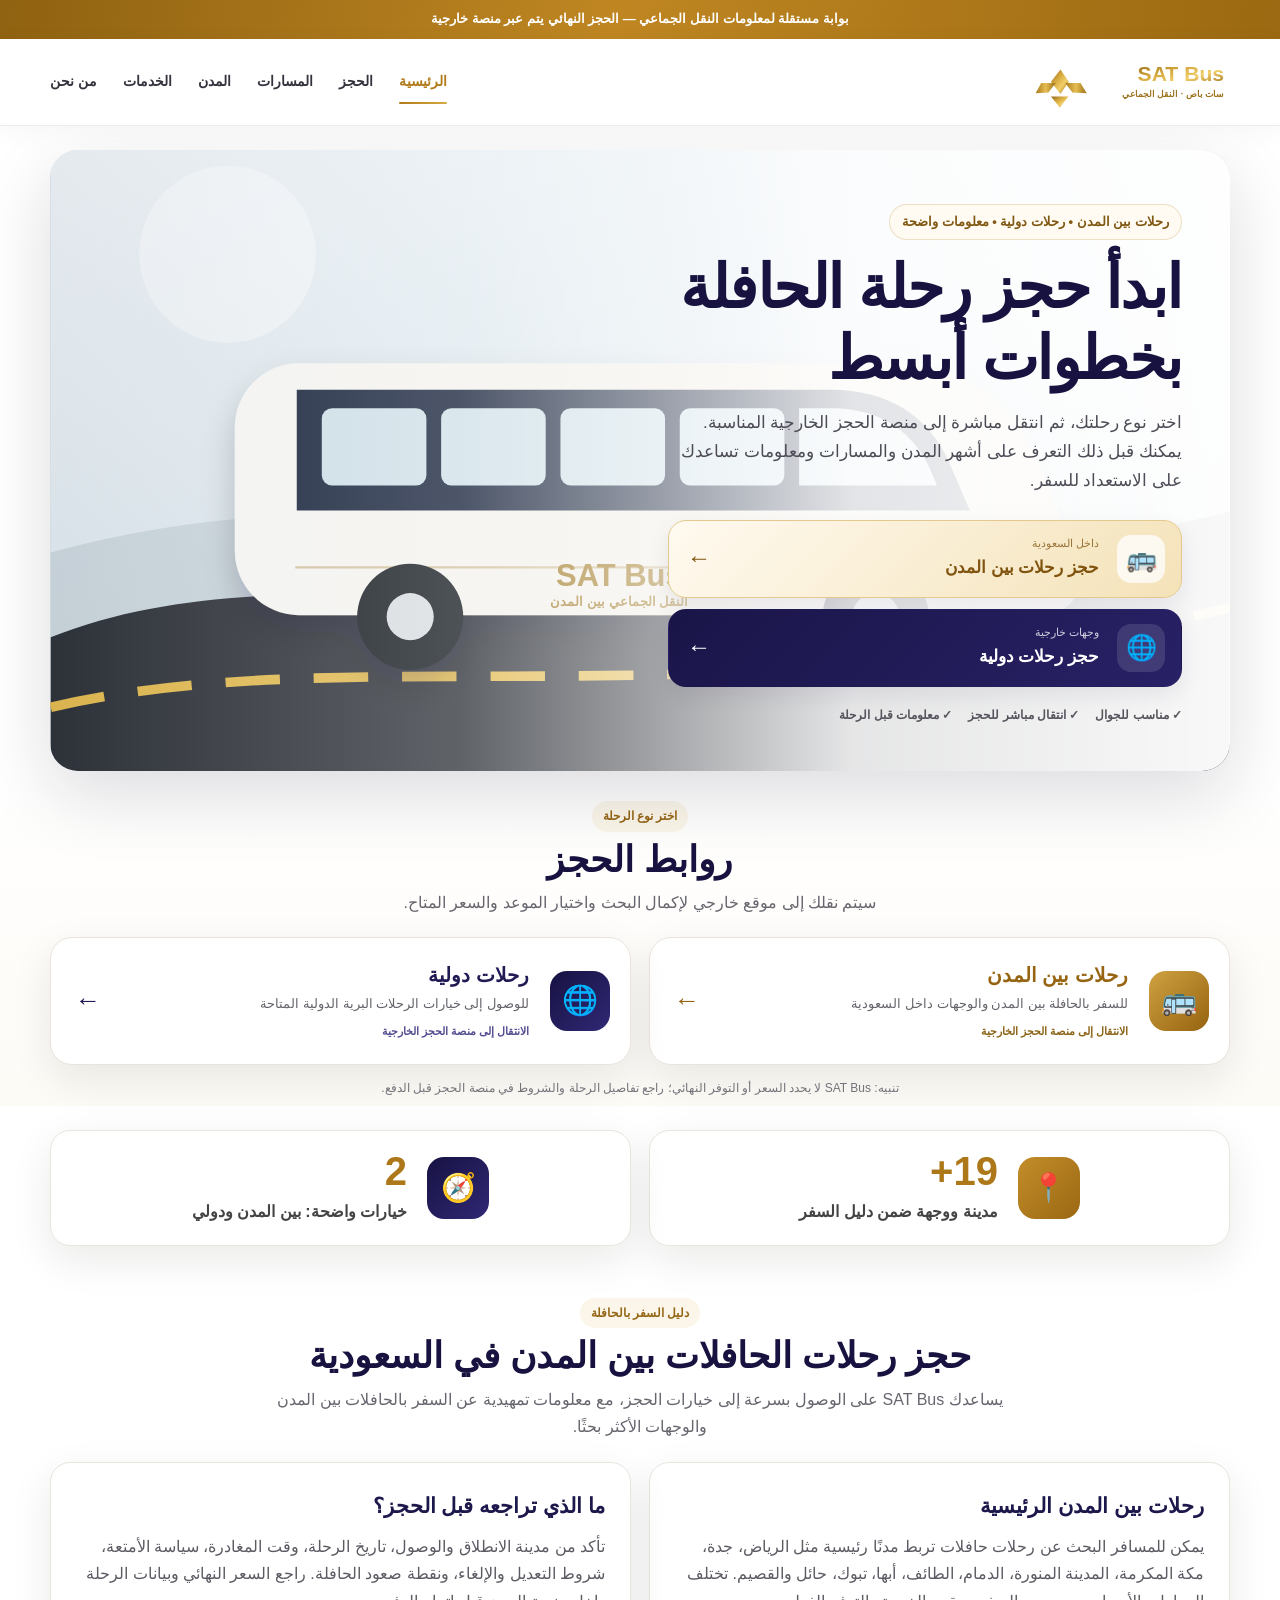
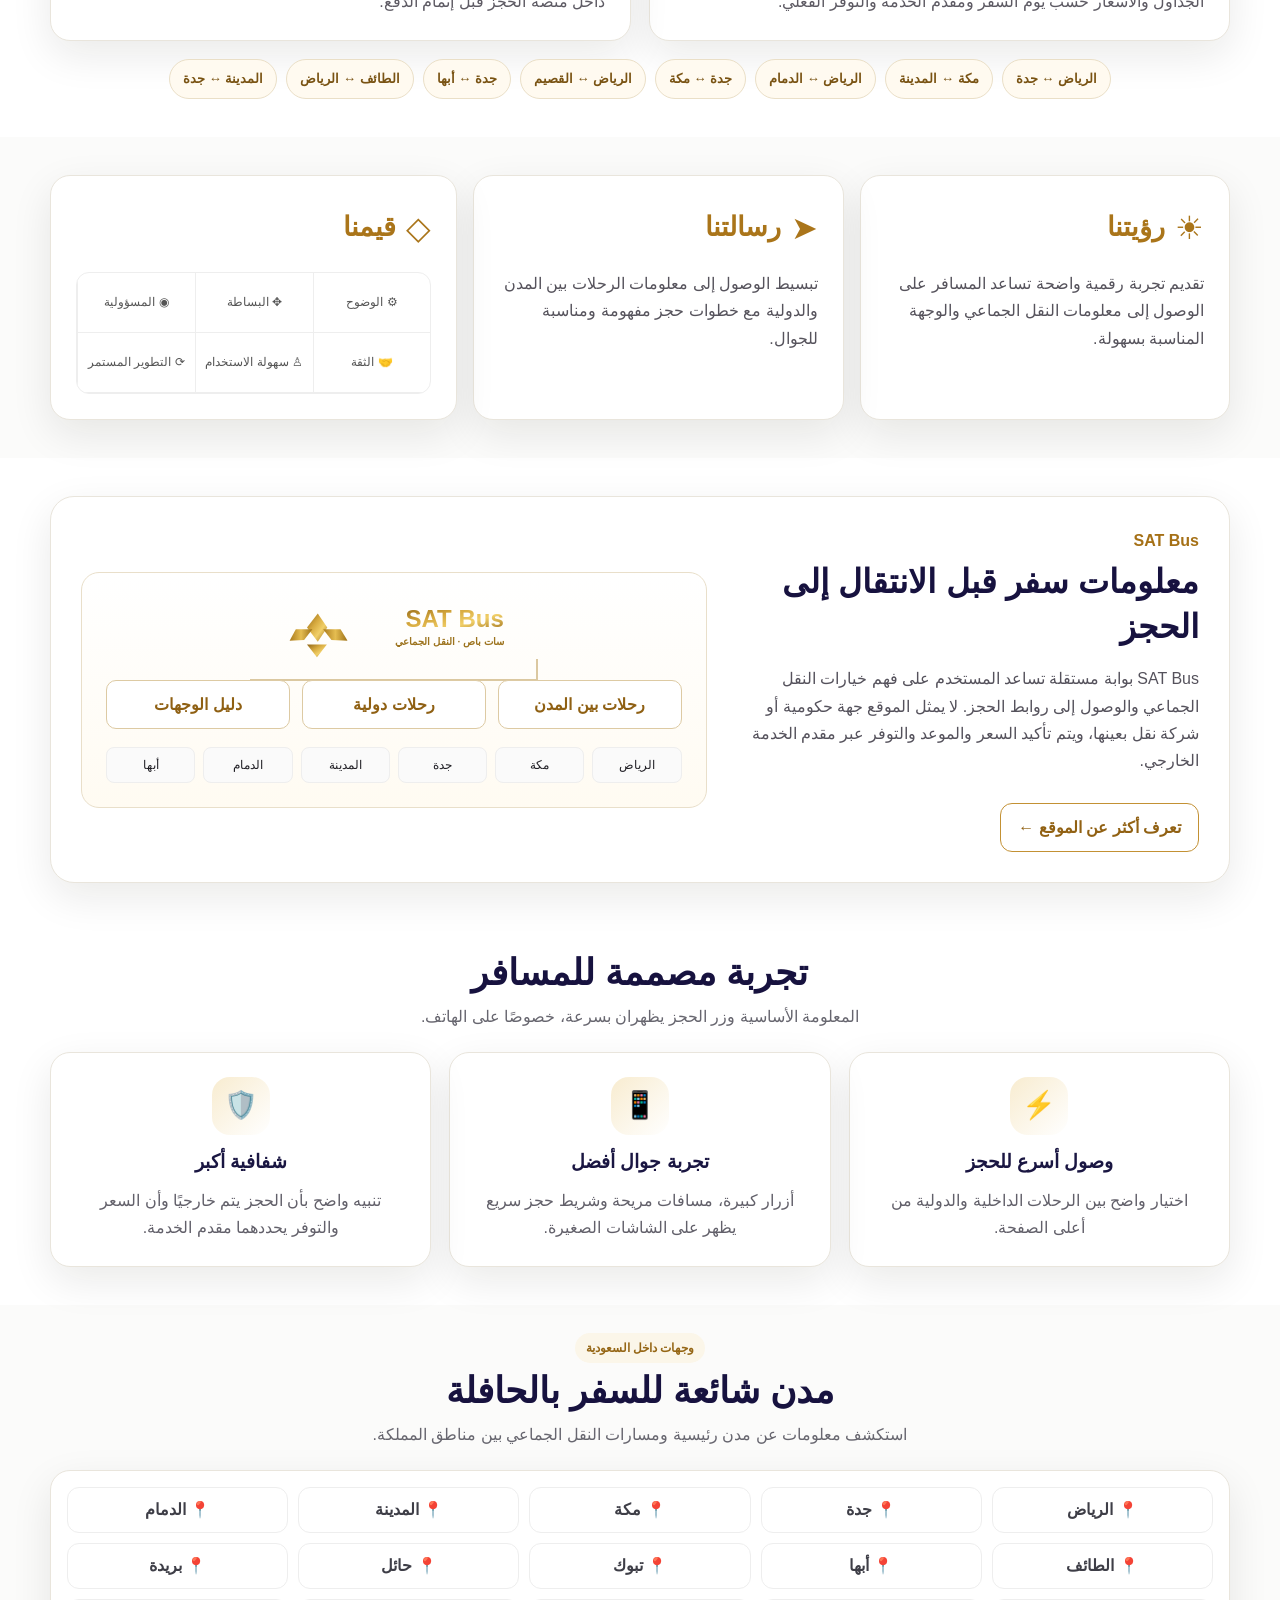
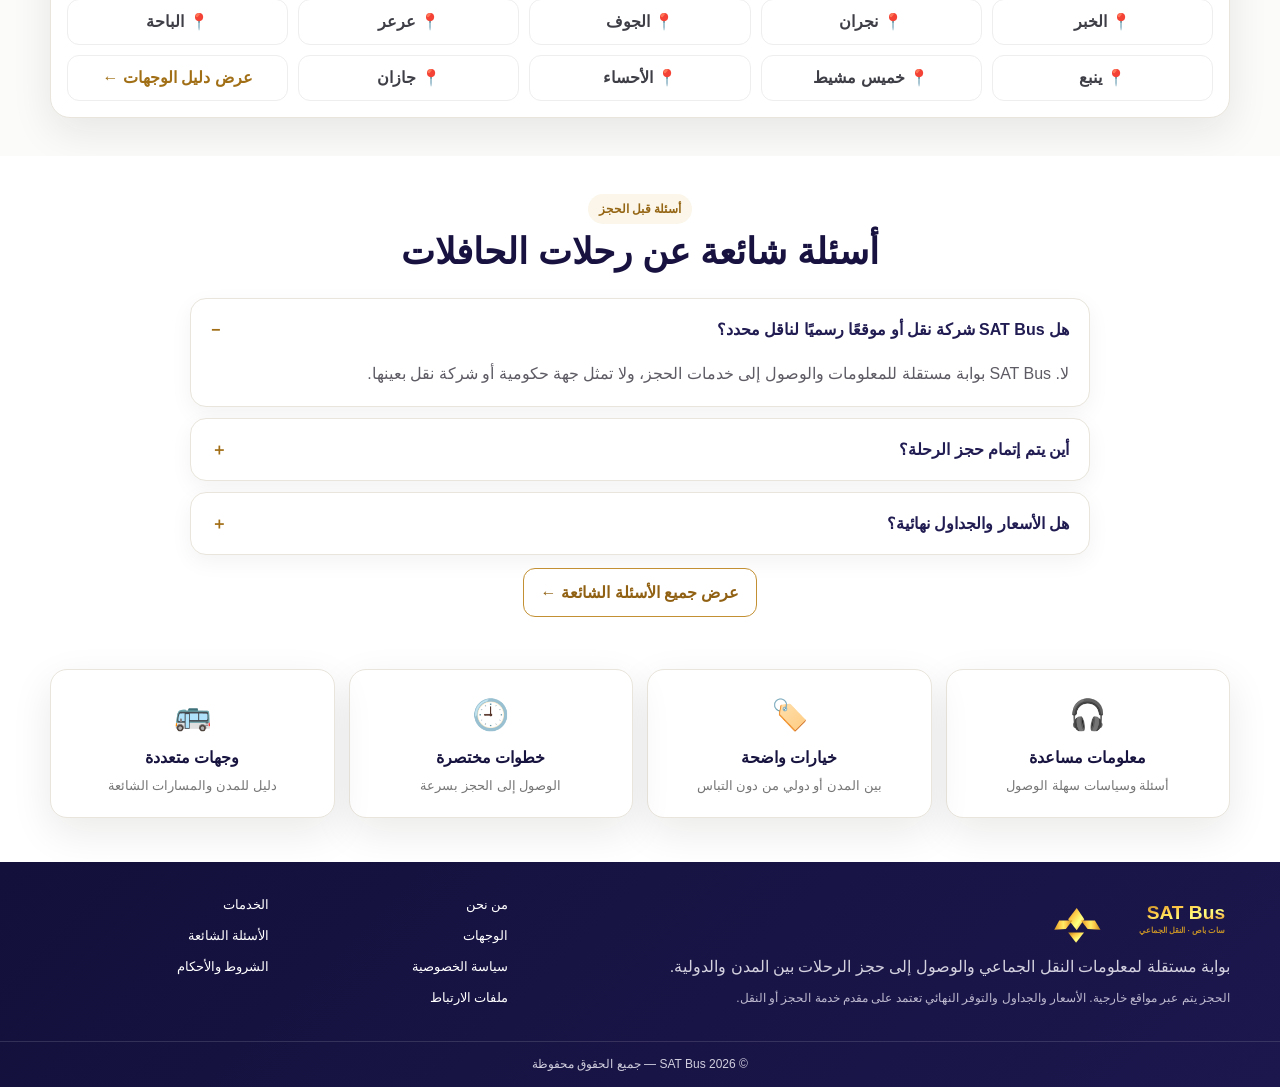
<file: index.html>
<!doctype html>
<html lang="ar" dir="rtl">
<head>
  <meta charset="utf-8">
  <meta name="viewport" content="width=device-width,initial-scale=1,viewport-fit=cover">
  <title>حجز رحلات الحافلات بين المدن والدولية | SAT Bus</title>
  <meta name="description" content="SAT Bus يساعدك على الوصول إلى حجز رحلات الحافلات بين المدن والرحلات الدولية، مع معلومات عن الوجهات والمدن وخطوات واضحة قبل الانتقال إلى منصة الحجز.">
  <meta name="keywords" content="حجز حافلات, حجز النقل الجماعي, رحلات بين المدن السعودية, رحلات دولية بالحافلة, باصات الرياض جدة, باصات مكة المدينة, تذاكر باص, النقل الجماعي السعودية">
  <meta name="robots" content="index,follow,max-image-preview:large,max-snippet:-1,max-video-preview:-1">
  <meta name="theme-color" content="#b17b1b">
  <link rel="canonical" href="https://satbus.vercel.app/">
  <meta property="og:type" content="website">
  <meta property="og:locale" content="ar_SA">
  <meta property="og:title" content="حجز رحلات الحافلات بين المدن والدولية | SAT Bus">
  <meta property="og:description" content="اختر نوع رحلتك، استعرض معلومات الوجهات، ثم انتقل إلى منصة الحجز الخارجية المناسبة بخطوات واضحة.">
  <meta property="og:url" content="https://satbus.vercel.app/">
  <meta property="og:image" content="https://satbus.vercel.app/assets/img/hero-satbus.svg">
  <meta name="twitter:card" content="summary_large_image">
  <link rel="icon" href="/assets/img/logo-satbus.svg" type="image/svg+xml">
  <link rel="preload" as="image" href="/assets/img/hero-satbus.svg">
  <link rel="stylesheet" href="/assets/css/satpcosa-reference.css">
  <script type="application/ld+json">
  {
    "@context":"https://schema.org",
    "@graph":[
      {
        "@type":"WebSite",
        "name":"SAT Bus",
        "url":"https://satbus.vercel.app/",
        "inLanguage":"ar-SA",
        "description":"بوابة مستقلة لمعلومات النقل الجماعي والوصول إلى حجز رحلات الحافلات بين المدن والرحلات الدولية."
      },
      {
        "@type":"FAQPage",
        "mainEntity":[
          {"@type":"Question","name":"هل SAT Bus شركة نقل أو موقعًا رسميًا لناقل محدد؟","acceptedAnswer":{"@type":"Answer","text":"لا. SAT Bus بوابة مستقلة للمعلومات والوصول إلى خدمات الحجز ولا تمثل جهة حكومية أو شركة نقل بعينها."}},
          {"@type":"Question","name":"أين يتم إتمام حجز الرحلة؟","acceptedAnswer":{"@type":"Answer","text":"عند اختيار نوع الرحلة يتم نقلك إلى منصة حجز خارجية لإكمال البحث والحجز وفق الشروط والأسعار المتاحة لديها."}},
          {"@type":"Question","name":"هل الأسعار والجداول المعروضة نهائية؟","acceptedAnswer":{"@type":"Answer","text":"السعر والجدول والتوفر النهائي يحددها مقدم خدمة الحجز أو النقل عند إتمام الطلب."}}
        ]
      }
    ]
  }
  </script>
</head>
<body>
  <a class="skip-link" href="#main">تخطي إلى المحتوى</a>

  <div class="promo-bar">بوابة مستقلة لمعلومات النقل الجماعي — الحجز النهائي يتم عبر منصة خارجية</div>

  <header class="site-header">
    <div class="container nav-wrap">
      <a class="brand" href="#home" aria-label="SAT Bus - الرئيسية">
        <img src="/assets/img/logo-satbus.svg" alt="SAT Bus سات باص للنقل الجماعي">
      </a>
      <nav class="desktop-nav" aria-label="القائمة الرئيسية">
        <a class="active" href="#home">الرئيسية</a>
        <a href="#booking">الحجز</a>
        <a href="#routes">المسارات</a>
        <a href="#cities">المدن</a>
        <a href="/services.html">الخدمات</a>
        <a href="/about.html">من نحن</a>
      </nav>
      <button class="menu-button" type="button" aria-label="فتح القائمة" aria-expanded="false">☰</button>
    </div>
    <nav class="mobile-nav" aria-label="قائمة الجوال">
      <a href="#home">الرئيسية</a>
      <a href="#booking">الحجز</a>
      <a href="#routes">المسارات</a>
      <a href="#cities">المدن</a>
      <a href="/services.html">الخدمات</a>
      <a href="/about.html">من نحن</a>
    </nav>
  </header>

  <main id="main">
    <section id="home" class="hero-shell section-first">
      <div class="container">
        <div class="hero-card hero-upgraded">
          <img class="hero-image" src="/assets/img/hero-satbus.svg" alt="حافلة حديثة للسفر بين المدن">
          <div class="hero-copy">
            <span class="hero-kicker">رحلات بين المدن • رحلات دولية • معلومات واضحة</span>
            <h1>ابدأ حجز رحلة الحافلة بخطوات أبسط</h1>
            <p>اختر نوع رحلتك، ثم انتقل مباشرة إلى منصة الحجز الخارجية المناسبة. يمكنك قبل ذلك التعرف على أشهر المدن والمسارات ومعلومات تساعدك على الاستعداد للسفر.</p>
            <div class="hero-actions" aria-label="خيارات الحجز الرئيسية">
              <a class="hero-btn hero-btn-gold" href="https://sarbussat.online/ar/i.php" rel="external noopener">
                <span class="hero-btn-icon">🚌</span>
                <span><small>داخل السعودية</small><strong>حجز رحلات بين المدن</strong></span>
                <b>←</b>
              </a>
              <a class="hero-btn hero-btn-navy" href="https://sarbussat.online/bus/ar/index.php" rel="external noopener">
                <span class="hero-btn-icon">🌐</span>
                <span><small>وجهات خارجية</small><strong>حجز رحلات دولية</strong></span>
                <b>←</b>
              </a>
            </div>
            <div class="hero-trust"><span>✓ مناسب للجوال</span><span>✓ انتقال مباشر للحجز</span><span>✓ معلومات قبل الرحلة</span></div>
          </div>
        </div>
      </div>
    </section>

    <section id="booking" class="booking-strip booking-enhanced" aria-labelledby="booking-title">
      <div class="container">
        <div class="section-heading booking-heading">
          <span class="section-badge">اختر نوع الرحلة</span>
          <h2 id="booking-title">روابط الحجز</h2>
          <p>سيتم نقلك إلى موقع خارجي لإكمال البحث واختيار الموعد والسعر المتاح.</p>
        </div>
        <div class="booking-grid">
          <a class="booking-card gold" href="https://sarbussat.online/ar/i.php" rel="external noopener">
            <span class="booking-icon">🚌</span>
            <span class="booking-copy"><strong>رحلات بين المدن</strong><small>للسفر بالحافلة بين المدن والوجهات داخل السعودية</small><em>الانتقال إلى منصة الحجز الخارجية</em></span>
            <span class="arrow">←</span>
          </a>
          <a class="booking-card navy" href="https://sarbussat.online/bus/ar/index.php" rel="external noopener">
            <span class="booking-icon">🌐</span>
            <span class="booking-copy"><strong>رحلات دولية</strong><small>للوصول إلى خيارات الرحلات البرية الدولية المتاحة</small><em>الانتقال إلى منصة الحجز الخارجية</em></span>
            <span class="arrow">←</span>
          </a>
        </div>
        <p class="external-note">تنبيه: SAT Bus لا يحدد السعر أو التوفر النهائي؛ راجع تفاصيل الرحلة والشروط في منصة الحجز قبل الدفع.</p>
      </div>
    </section>

    <section class="stats-section">
      <div class="container stats-grid">
        <article class="stat-card"><div class="stat-icon">📍</div><div><strong>19+</strong><span>مدينة ووجهة ضمن دليل السفر</span></div></article>
        <article class="stat-card"><div class="stat-icon">🧭</div><div><strong>2</strong><span>خيارات واضحة: بين المدن ودولي</span></div></article>
      </div>
    </section>

    <section id="routes" class="section seo-section">
      <div class="container">
        <div class="section-heading"><span class="section-badge">دليل السفر بالحافلة</span><h2>حجز رحلات الحافلات بين المدن في السعودية</h2><p>يساعدك SAT Bus على الوصول بسرعة إلى خيارات الحجز، مع معلومات تمهيدية عن السفر بالحافلات بين المدن والوجهات الأكثر بحثًا.</p></div>
        <div class="seo-copy-grid">
          <article class="seo-copy-card">
            <h3>رحلات بين المدن الرئيسية</h3>
            <p>يمكن للمسافر البحث عن رحلات حافلات تربط مدنًا رئيسية مثل الرياض، جدة، مكة المكرمة، المدينة المنورة، الدمام، الطائف، أبها، تبوك، حائل والقصيم. تختلف الجداول والأسعار حسب يوم السفر ومقدم الخدمة والتوفر الفعلي.</p>
          </article>
          <article class="seo-copy-card">
            <h3>ما الذي تراجعه قبل الحجز؟</h3>
            <p>تأكد من مدينة الانطلاق والوصول، تاريخ الرحلة، وقت المغادرة، سياسة الأمتعة، شروط التعديل والإلغاء، ونقطة صعود الحافلة. راجع السعر النهائي وبيانات الرحلة داخل منصة الحجز قبل إتمام الدفع.</p>
          </article>
        </div>
        <div class="route-chips" aria-label="أمثلة لمسارات شائعة">
          <span>الرياض ↔ جدة</span><span>مكة ↔ المدينة</span><span>الرياض ↔ الدمام</span><span>جدة ↔ مكة</span><span>الرياض ↔ القصيم</span><span>جدة ↔ أبها</span><span>الطائف ↔ الرياض</span><span>المدينة ↔ جدة</span>
        </div>
      </div>
    </section>

    <section id="services" class="section values-section">
      <div class="container values-grid">
        <article class="value-card"><div class="value-title"><span>☀</span><h2>رؤيتنا</h2></div><p>تقديم تجربة رقمية واضحة تساعد المسافر على الوصول إلى معلومات النقل الجماعي والوجهة المناسبة بسهولة.</p></article>
        <article class="value-card"><div class="value-title"><span>➤</span><h2>رسالتنا</h2></div><p>تبسيط الوصول إلى معلومات الرحلات بين المدن والدولية مع خطوات حجز مفهومة ومناسبة للجوال.</p></article>
        <article class="value-card value-wide"><div class="value-title"><span>◇</span><h2>قيمنا</h2></div><div class="mini-values"><span>⚙ الوضوح</span><span>✥ البساطة</span><span>◉ المسؤولية</span><span>🤝 الثقة</span><span>♙ سهولة الاستخدام</span><span>⟳ التطوير المستمر</span></div></article>
      </div>
    </section>

    <section id="about" class="section compact-section">
      <div class="container company-card">
        <div class="company-copy">
          <span class="eyebrow">SAT Bus</span>
          <h2>معلومات سفر قبل الانتقال إلى الحجز</h2>
          <p>SAT Bus بوابة مستقلة تساعد المستخدم على فهم خيارات النقل الجماعي والوصول إلى روابط الحجز. لا يمثل الموقع جهة حكومية أو شركة نقل بعينها، ويتم تأكيد السعر والموعد والتوفر عبر مقدم الخدمة الخارجي.</p>
          <a class="outline-btn" href="/about.html">تعرف أكثر عن الموقع ←</a>
        </div>
        <div class="network-visual">
          <div class="network-brand"><img src="/assets/img/logo-satbus.svg" alt="SAT Bus"></div>
          <div class="network-line"></div>
          <div class="network-nodes"><span>رحلات بين المدن</span><span>رحلات دولية</span><span>دليل الوجهات</span></div>
          <div class="network-sub"><span>الرياض</span><span>مكة</span><span>جدة</span><span>المدينة</span><span>الدمام</span><span>أبها</span></div>
        </div>
      </div>
    </section>

    <section class="section priorities-section">
      <div class="container">
        <div class="section-heading"><h2>تجربة مصممة للمسافر</h2><p>المعلومة الأساسية وزر الحجز يظهران بسرعة، خصوصًا على الهاتف.</p></div>
        <div class="priority-grid">
          <article class="priority-card"><div class="avatar">⚡</div><h3>وصول أسرع للحجز</h3><p>اختيار واضح بين الرحلات الداخلية والدولية من أعلى الصفحة.</p></article>
          <article class="priority-card"><div class="avatar">📱</div><h3>تجربة جوال أفضل</h3><p>أزرار كبيرة، مسافات مريحة وشريط حجز سريع يظهر على الشاشات الصغيرة.</p></article>
          <article class="priority-card"><div class="avatar">🛡️</div><h3>شفافية أكبر</h3><p>تنبيه واضح بأن الحجز يتم خارجيًا وأن السعر والتوفر يحددهما مقدم الخدمة.</p></article>
        </div>
      </div>
    </section>

    <section id="cities" class="section cities-section">
      <div class="container">
        <div class="section-heading"><span class="section-badge">وجهات داخل السعودية</span><h2>مدن شائعة للسفر بالحافلة</h2><p>استكشف معلومات عن مدن رئيسية ومسارات النقل الجماعي بين مناطق المملكة.</p></div>
        <div class="city-grid">
          <span>📍 الرياض</span><span>📍 جدة</span><span>📍 مكة</span><span>📍 المدينة</span><span>📍 الدمام</span><span>📍 الطائف</span>
          <span>📍 أبها</span><span>📍 تبوك</span><span>📍 حائل</span><span>📍 بريدة</span><span>📍 الخبر</span><span>📍 نجران</span>
          <span>📍 الجوف</span><span>📍 عرعر</span><span>📍 الباحة</span><span>📍 ينبع</span><span>📍 خميس مشيط</span><span>📍 الأحساء</span>
          <span>📍 جازان</span><a class="city-more" href="/destinations.html">عرض دليل الوجهات ←</a>
        </div>
      </div>
    </section>

    <section class="section faq-home" aria-labelledby="faq-home-title">
      <div class="container">
        <div class="section-heading"><span class="section-badge">أسئلة قبل الحجز</span><h2 id="faq-home-title">أسئلة شائعة عن رحلات الحافلات</h2></div>
        <div class="faq-grid">
          <details open><summary>هل SAT Bus شركة نقل أو موقعًا رسميًا لناقل محدد؟</summary><p>لا. SAT Bus بوابة مستقلة للمعلومات والوصول إلى خدمات الحجز، ولا تمثل جهة حكومية أو شركة نقل بعينها.</p></details>
          <details><summary>أين يتم إتمام حجز الرحلة؟</summary><p>عند اختيار رحلات بين المدن أو الرحلات الدولية يتم نقلك إلى منصة حجز خارجية لإكمال البحث والحجز.</p></details>
          <details><summary>هل الأسعار والجداول نهائية؟</summary><p>لا يعرض SAT Bus سعرًا أو توفرًا نهائيًا. راجع السعر والموعد والمقاعد المتاحة والشروط لدى مقدم الحجز قبل الدفع.</p></details>
        </div>
        <div class="faq-more"><a class="outline-btn" href="/faq.html">عرض جميع الأسئلة الشائعة ←</a></div>
      </div>
    </section>

    <section class="section feature-strip">
      <div class="container bottom-features">
        <article><span>🎧</span><strong>معلومات مساعدة</strong><small>أسئلة وسياسات سهلة الوصول</small></article>
        <article><span>🏷️</span><strong>خيارات واضحة</strong><small>بين المدن أو دولي من دون التباس</small></article>
        <article><span>🕘</span><strong>خطوات مختصرة</strong><small>الوصول إلى الحجز بسرعة</small></article>
        <article><span>🚌</span><strong>وجهات متعددة</strong><small>دليل للمدن والمسارات الشائعة</small></article>
      </div>
    </section>
  </main>

  <footer id="contact" class="footer">
    <div class="container footer-row">
      <div>
        <img class="footer-logo" src="/assets/img/logo-satbus.svg" alt="SAT Bus">
        <p>بوابة مستقلة لمعلومات النقل الجماعي والوصول إلى حجز الرحلات بين المدن والدولية.</p>
        <div class="footer-note">الحجز يتم عبر مواقع خارجية. الأسعار والجداول والتوفر النهائي تعتمد على مقدم خدمة الحجز أو النقل.</div>
      </div>
      <div class="footer-links">
        <a href="/about.html">من نحن</a>
        <a href="/services.html">الخدمات</a>
        <a href="/destinations.html">الوجهات</a>
        <a href="/faq.html">الأسئلة الشائعة</a>
        <a href="/privacy.html">سياسة الخصوصية</a>
        <a href="/terms.html">الشروط والأحكام</a>
        <a href="/cookies.html">ملفات الارتباط</a>
      </div>
    </div>
    <div class="footer-bottom">© <span data-year></span> SAT Bus — جميع الحقوق محفوظة</div>
  </footer>

  <div class="mobile-booking-dock" aria-label="الحجز السريع">
    <a href="https://sarbussat.online/ar/i.php" rel="external noopener"><span>🚌</span><strong>بين المدن</strong></a>
    <a href="https://sarbussat.online/bus/ar/index.php" rel="external noopener"><span>🌐</span><strong>دولي</strong></a>
  </div>

  <script>
    const btn=document.querySelector('.menu-button'),nav=document.querySelector('.mobile-nav');
    btn?.addEventListener('click',()=>{const open=nav.classList.toggle('open');btn.setAttribute('aria-expanded',open?'true':'false')});
    document.querySelectorAll('.mobile-nav a').forEach(a=>a.addEventListener('click',()=>{nav.classList.remove('open');btn.setAttribute('aria-expanded','false')}));
    document.querySelectorAll('[data-year]').forEach(el=>el.textContent=new Date().getFullYear());
  </script>
</body>
</html>
</file>
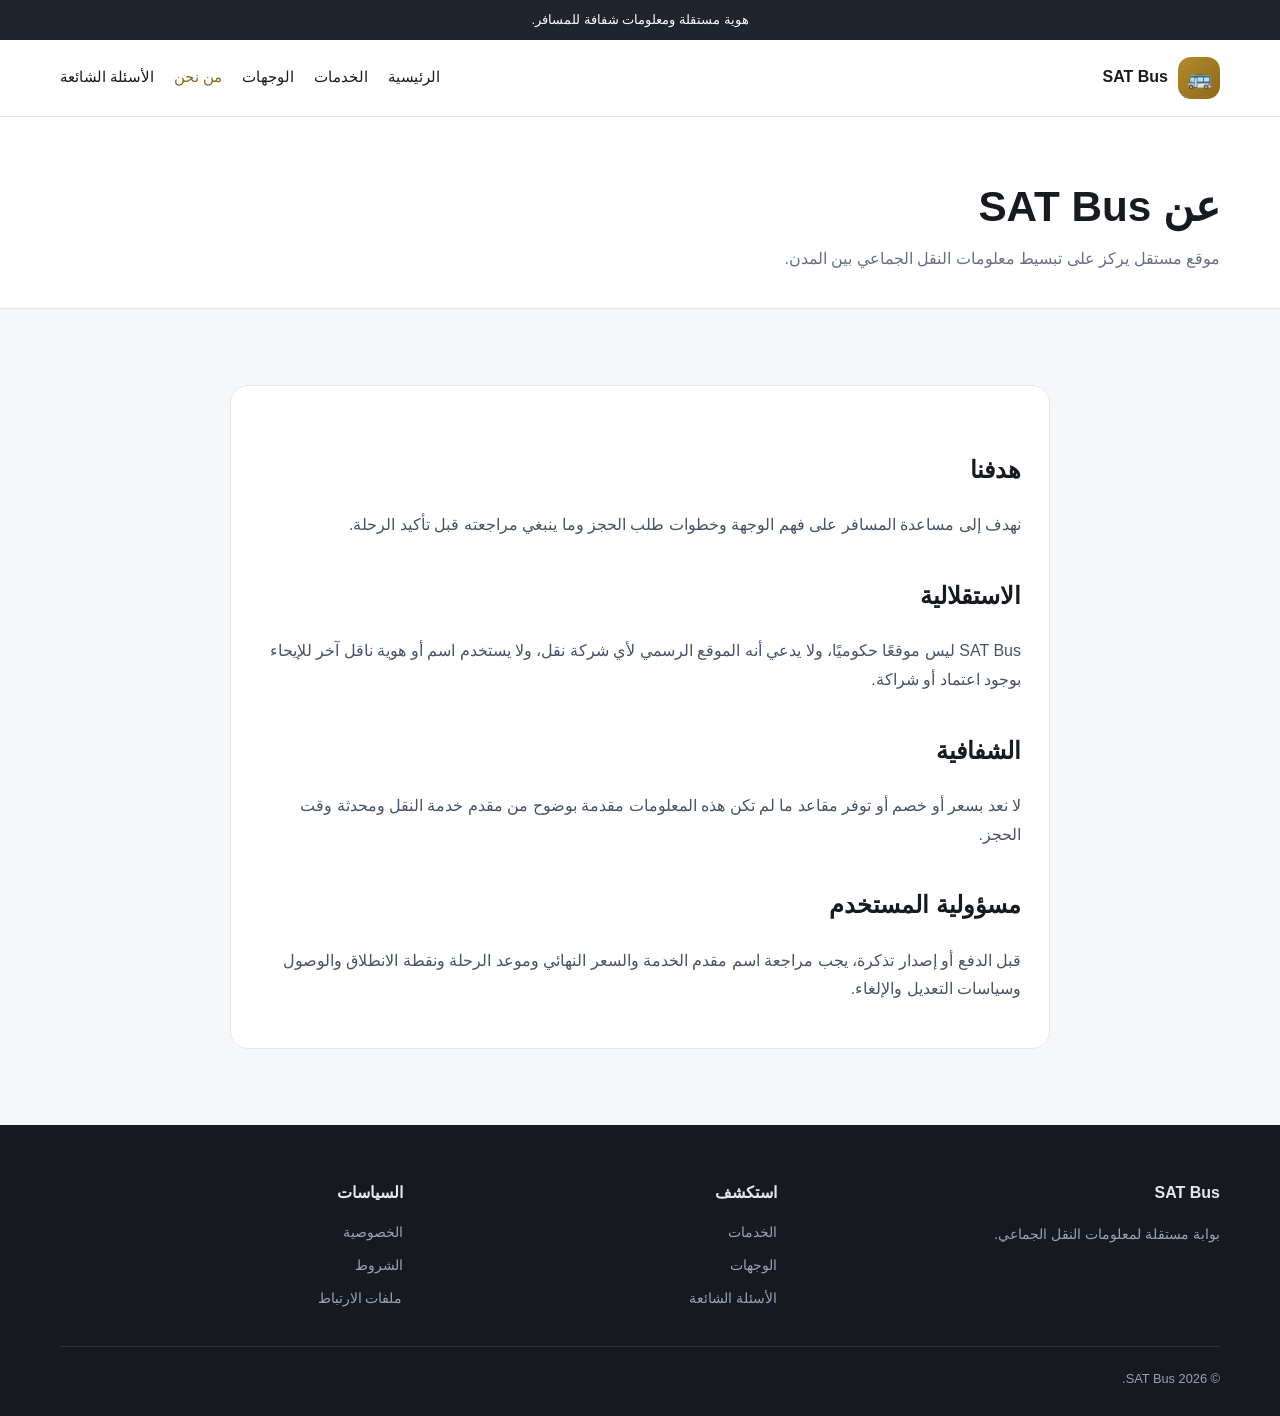
<file: about.html>
<!doctype html><html lang="ar" dir="rtl"><head><meta charset="utf-8"><meta name="viewport" content="width=device-width,initial-scale=1"><title>من نحن | SAT Bus</title><meta name="description" content="تعرف على SAT Bus، بوابة مستقلة تهدف إلى تقديم معلومات واضحة عن النقل الجماعي وخطوات طلب الحجز بين المدن."><link rel="canonical" href="https://satbus.vercel.app/about.html"><link rel="stylesheet" href="/styles.css"><script src="/script.js" defer></script></head><body><div class="topnote">هوية مستقلة ومعلومات شفافة للمسافر.</div><header class="site-header"><div class="container nav"><a class="brand" href="/"><span class="brand-mark">🚌</span><span>SAT Bus</span></a><button class="menu-btn" aria-expanded="false">القائمة</button><nav class="nav-links"><a href="/">الرئيسية</a><a href="/services.html">الخدمات</a><a href="/destinations.html">الوجهات</a><a aria-current="page" href="/about.html">من نحن</a><a href="/faq.html">الأسئلة الشائعة</a></nav></div></header><main><section class="page-hero"><div class="container"><h1>عن SAT Bus</h1><p>موقع مستقل يركز على تبسيط معلومات النقل الجماعي بين المدن.</p></div></section><section class="section"><div class="container content"><div class="legal-card"><h2>هدفنا</h2><p>نهدف إلى مساعدة المسافر على فهم الوجهة وخطوات طلب الحجز وما ينبغي مراجعته قبل تأكيد الرحلة.</p><h2>الاستقلالية</h2><p>SAT Bus ليس موقعًا حكوميًا، ولا يدعي أنه الموقع الرسمي لأي شركة نقل، ولا يستخدم اسم أو هوية ناقل آخر للإيحاء بوجود اعتماد أو شراكة.</p><h2>الشفافية</h2><p>لا نعد بسعر أو خصم أو توفر مقاعد ما لم تكن هذه المعلومات مقدمة بوضوح من مقدم خدمة النقل ومحدثة وقت الحجز.</p><h2>مسؤولية المستخدم</h2><p>قبل الدفع أو إصدار تذكرة، يجب مراجعة اسم مقدم الخدمة والسعر النهائي وموعد الرحلة ونقطة الانطلاق والوصول وسياسات التعديل والإلغاء.</p></div></div></section></main><footer class="site-footer"><div class="container"><div class="footer-grid"><div><div class="footer-title">SAT Bus</div><p>بوابة مستقلة لمعلومات النقل الجماعي.</p></div><div><div class="footer-title">استكشف</div><div class="footer-links"><a href="/services.html">الخدمات</a><a href="/destinations.html">الوجهات</a><a href="/faq.html">الأسئلة الشائعة</a></div></div><div><div class="footer-title">السياسات</div><div class="footer-links"><a href="/privacy.html">الخصوصية</a><a href="/terms.html">الشروط</a><a href="/cookies.html">ملفات الارتباط</a></div></div></div><div class="copyright">© <span data-year></span> SAT Bus.</div></div></footer></body></html>
</file>
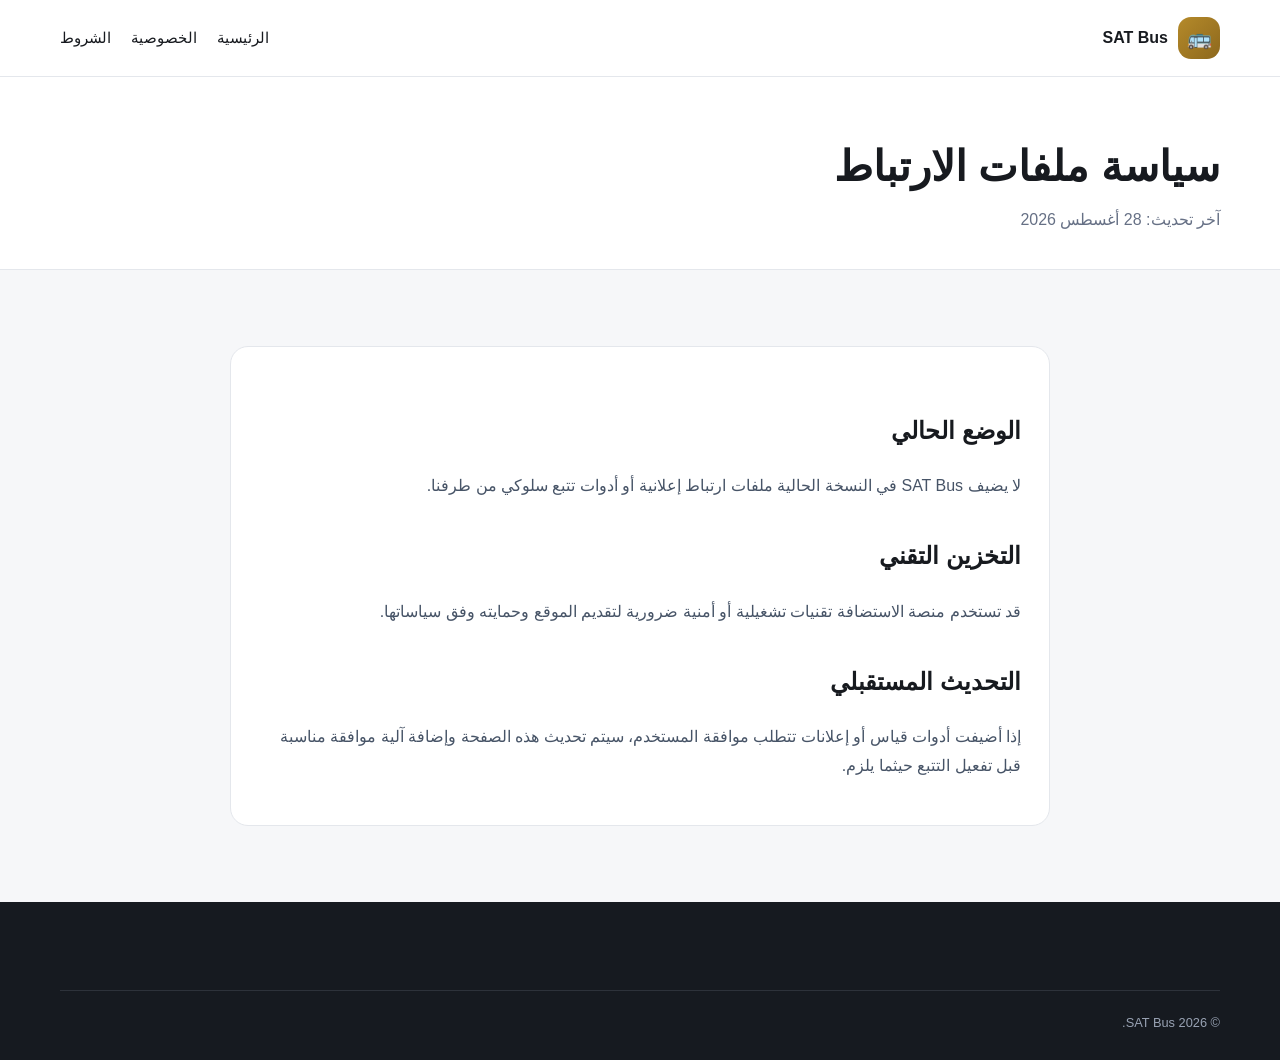
<file: cookies.html>
<!doctype html><html lang="ar" dir="rtl"><head><meta charset="utf-8"><meta name="viewport" content="width=device-width,initial-scale=1"><title>سياسة ملفات الارتباط | SAT Bus</title><meta name="description" content="تعرف على استخدام ملفات الارتباط وتقنيات التخزين في موقع SAT Bus."><link rel="canonical" href="https://satbus.vercel.app/cookies.html"><link rel="stylesheet" href="/styles.css"><script src="/script.js" defer></script></head><body><header class="site-header"><div class="container nav"><a class="brand" href="/"><span class="brand-mark">🚌</span><span>SAT Bus</span></a><nav class="nav-links"><a href="/">الرئيسية</a><a href="/privacy.html">الخصوصية</a><a href="/terms.html">الشروط</a></nav></div></header><main><section class="page-hero"><div class="container"><h1>سياسة ملفات الارتباط</h1><p>آخر تحديث: 28 أغسطس 2026</p></div></section><section class="section"><div class="container content"><div class="legal-card"><h2>الوضع الحالي</h2><p>لا يضيف SAT Bus في النسخة الحالية ملفات ارتباط إعلانية أو أدوات تتبع سلوكي من طرفنا.</p><h2>التخزين التقني</h2><p>قد تستخدم منصة الاستضافة تقنيات تشغيلية أو أمنية ضرورية لتقديم الموقع وحمايته وفق سياساتها.</p><h2>التحديث المستقبلي</h2><p>إذا أضيفت أدوات قياس أو إعلانات تتطلب موافقة المستخدم، سيتم تحديث هذه الصفحة وإضافة آلية موافقة مناسبة قبل تفعيل التتبع حيثما يلزم.</p></div></div></section></main><footer class="site-footer"><div class="container"><div class="copyright">© <span data-year></span> SAT Bus.</div></div></footer></body></html>
</file>
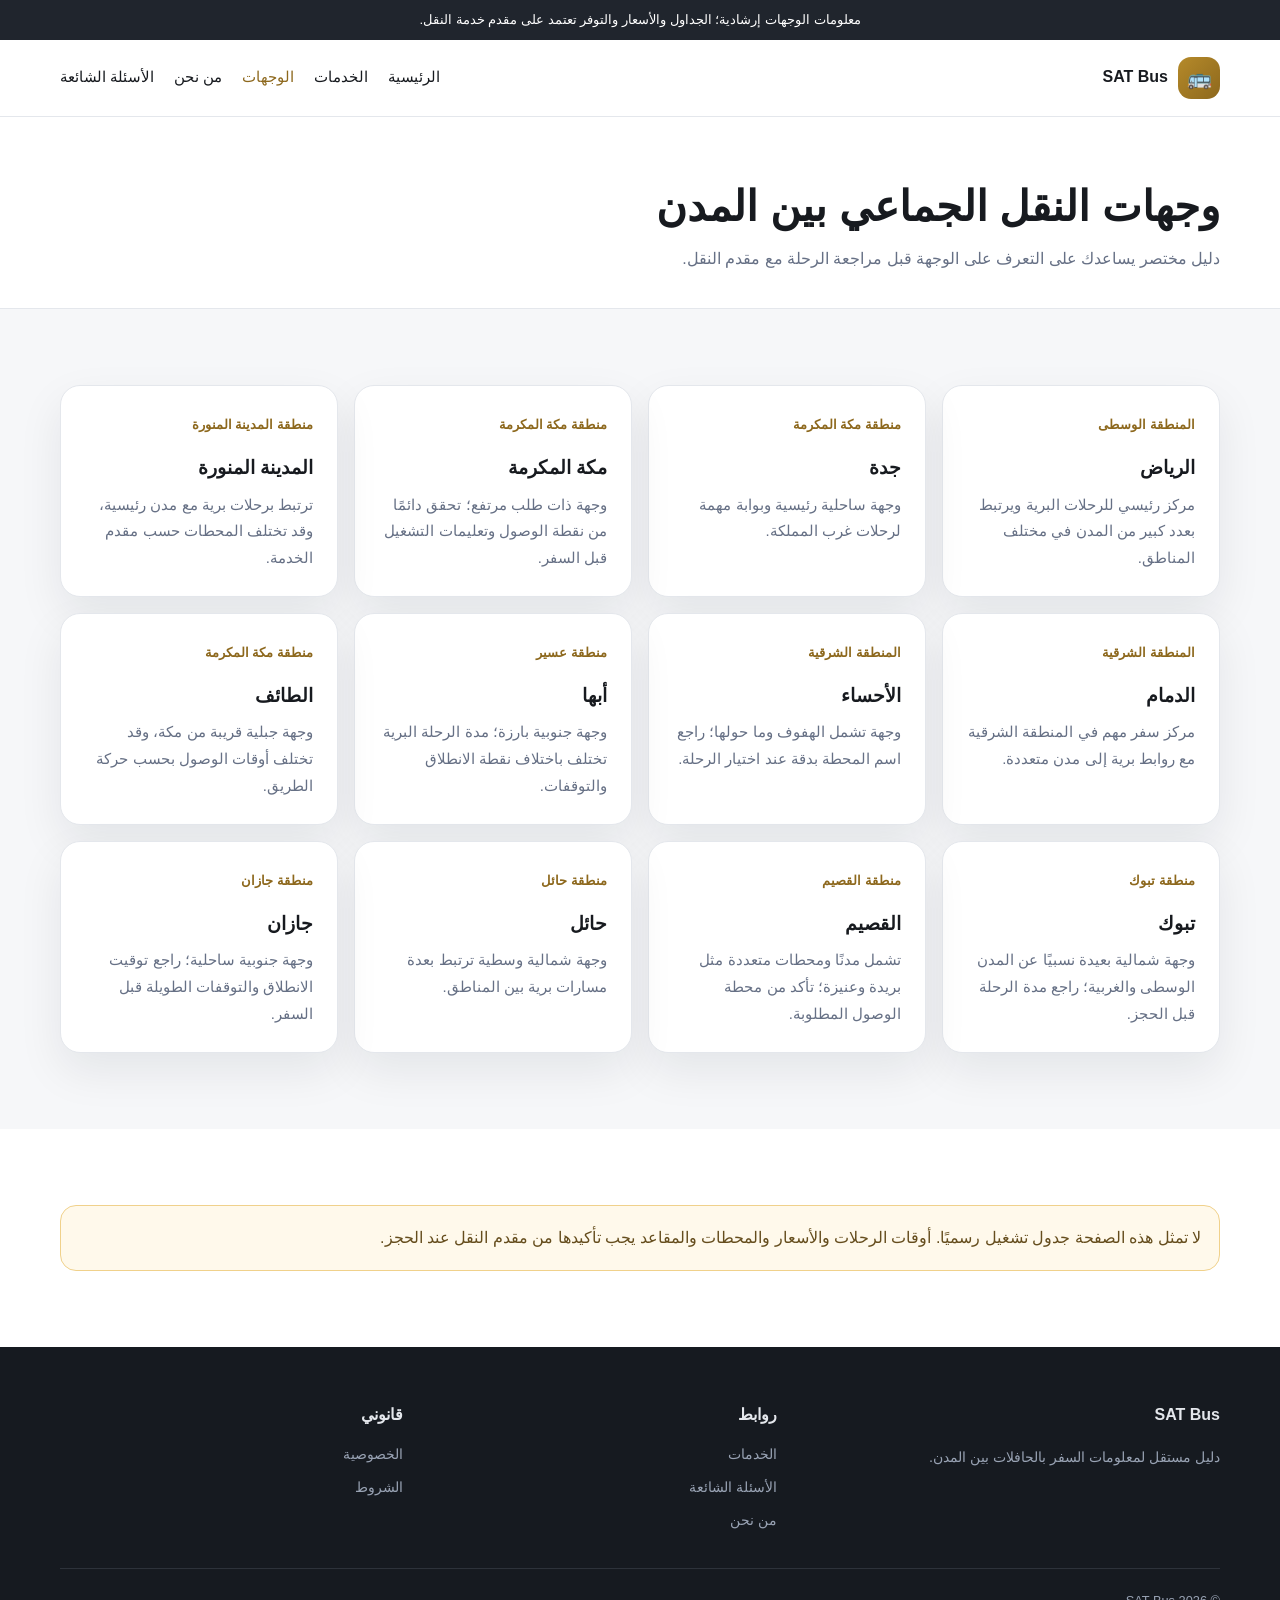
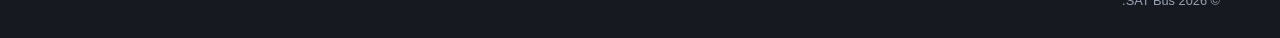
<file: destinations.html>
<!doctype html><html lang="ar" dir="rtl"><head><meta charset="utf-8"><meta name="viewport" content="width=device-width,initial-scale=1"><title>وجهات الحافلات بين المدن | SAT Bus</title><meta name="description" content="استعرض معلومات مختصرة عن وجهات النقل الجماعي بين الرياض وجدة ومكة والمدينة والدمام والطائف وأبها وتبوك ومدن أخرى."><meta name="keywords" content="حافلات الرياض جدة, حافلات مكة المدينة, باص الدمام الرياض, رحلات حافلات السعودية, وجهات النقل الجماعي"><link rel="canonical" href="https://satbus.vercel.app/destinations.html"><link rel="stylesheet" href="/styles.css"><script src="/script.js" defer></script></head><body><div class="topnote">معلومات الوجهات إرشادية؛ الجداول والأسعار والتوفر تعتمد على مقدم خدمة النقل.</div><header class="site-header"><div class="container nav"><a class="brand" href="/"><span class="brand-mark">🚌</span><span>SAT Bus</span></a><button class="menu-btn" aria-expanded="false">القائمة</button><nav class="nav-links"><a href="/">الرئيسية</a><a href="/services.html">الخدمات</a><a aria-current="page" href="/destinations.html">الوجهات</a><a href="/about.html">من نحن</a><a href="/faq.html">الأسئلة الشائعة</a></nav></div></header><main><section class="page-hero"><div class="container"><h1>وجهات النقل الجماعي بين المدن</h1><p>دليل مختصر يساعدك على التعرف على الوجهة قبل مراجعة الرحلة مع مقدم النقل.</p></div></section><section class="section"><div class="container grid-4"><article class="card dest-card"><small>المنطقة الوسطى</small><h3>الرياض</h3><p>مركز رئيسي للرحلات البرية ويرتبط بعدد كبير من المدن في مختلف المناطق.</p></article><article class="card dest-card"><small>منطقة مكة المكرمة</small><h3>جدة</h3><p>وجهة ساحلية رئيسية وبوابة مهمة لرحلات غرب المملكة.</p></article><article class="card dest-card"><small>منطقة مكة المكرمة</small><h3>مكة المكرمة</h3><p>وجهة ذات طلب مرتفع؛ تحقق دائمًا من نقطة الوصول وتعليمات التشغيل قبل السفر.</p></article><article class="card dest-card"><small>منطقة المدينة المنورة</small><h3>المدينة المنورة</h3><p>ترتبط برحلات برية مع مدن رئيسية، وقد تختلف المحطات حسب مقدم الخدمة.</p></article><article class="card dest-card"><small>المنطقة الشرقية</small><h3>الدمام</h3><p>مركز سفر مهم في المنطقة الشرقية مع روابط برية إلى مدن متعددة.</p></article><article class="card dest-card"><small>المنطقة الشرقية</small><h3>الأحساء</h3><p>وجهة تشمل الهفوف وما حولها؛ راجع اسم المحطة بدقة عند اختيار الرحلة.</p></article><article class="card dest-card"><small>منطقة عسير</small><h3>أبها</h3><p>وجهة جنوبية بارزة؛ مدة الرحلة البرية تختلف باختلاف نقطة الانطلاق والتوقفات.</p></article><article class="card dest-card"><small>منطقة مكة المكرمة</small><h3>الطائف</h3><p>وجهة جبلية قريبة من مكة، وقد تختلف أوقات الوصول بحسب حركة الطريق.</p></article><article class="card dest-card"><small>منطقة تبوك</small><h3>تبوك</h3><p>وجهة شمالية بعيدة نسبيًا عن المدن الوسطى والغربية؛ راجع مدة الرحلة قبل الحجز.</p></article><article class="card dest-card"><small>منطقة القصيم</small><h3>القصيم</h3><p>تشمل مدنًا ومحطات متعددة مثل بريدة وعنيزة؛ تأكد من محطة الوصول المطلوبة.</p></article><article class="card dest-card"><small>منطقة حائل</small><h3>حائل</h3><p>وجهة شمالية وسطية ترتبط بعدة مسارات برية بين المناطق.</p></article><article class="card dest-card"><small>منطقة جازان</small><h3>جازان</h3><p>وجهة جنوبية ساحلية؛ راجع توقيت الانطلاق والتوقفات الطويلة قبل السفر.</p></article></div></section><section class="section white"><div class="container"><div class="notice">لا تمثل هذه الصفحة جدول تشغيل رسميًا. أوقات الرحلات والأسعار والمحطات والمقاعد يجب تأكيدها من مقدم النقل عند الحجز.</div></div></section></main><footer class="site-footer"><div class="container"><div class="footer-grid"><div><div class="footer-title">SAT Bus</div><p>دليل مستقل لمعلومات السفر بالحافلات بين المدن.</p></div><div><div class="footer-title">روابط</div><div class="footer-links"><a href="/services.html">الخدمات</a><a href="/faq.html">الأسئلة الشائعة</a><a href="/about.html">من نحن</a></div></div><div><div class="footer-title">قانوني</div><div class="footer-links"><a href="/privacy.html">الخصوصية</a><a href="/terms.html">الشروط</a></div></div></div><div class="copyright">© <span data-year></span> SAT Bus.</div></div></footer></body></html>
</file>
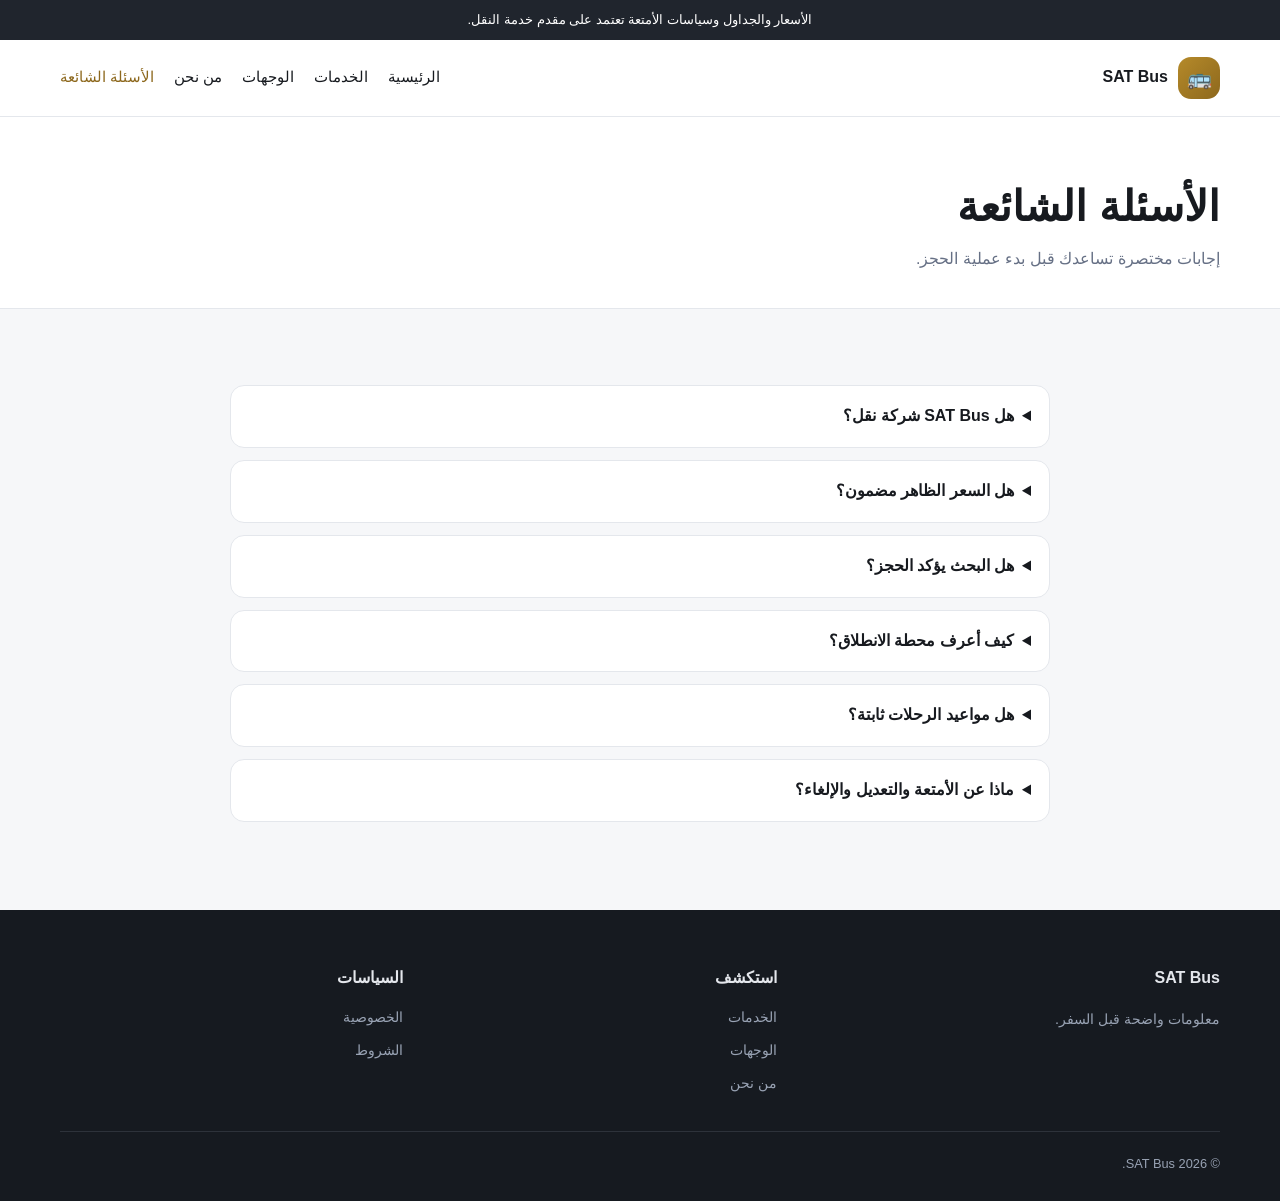
<file: faq.html>
<!doctype html><html lang="ar" dir="rtl"><head><meta charset="utf-8"><meta name="viewport" content="width=device-width,initial-scale=1"><title>الأسئلة الشائعة عن حجز الحافلات | SAT Bus</title><meta name="description" content="إجابات واضحة عن حجز النقل الجماعي، الأسعار، التوفر، المحطات، الأمتعة وتأكيد الرحلة عبر SAT Bus."><meta name="keywords" content="اسئلة حجز الحافلات, تذاكر النقل الجماعي, مواعيد الباصات, أسعار الحافلات"><link rel="canonical" href="https://satbus.vercel.app/faq.html"><link rel="stylesheet" href="/styles.css"><script src="/script.js" defer></script></head><body><div class="topnote">الأسعار والجداول وسياسات الأمتعة تعتمد على مقدم خدمة النقل.</div><header class="site-header"><div class="container nav"><a class="brand" href="/"><span class="brand-mark">🚌</span><span>SAT Bus</span></a><button class="menu-btn" aria-expanded="false">القائمة</button><nav class="nav-links"><a href="/">الرئيسية</a><a href="/services.html">الخدمات</a><a href="/destinations.html">الوجهات</a><a href="/about.html">من نحن</a><a aria-current="page" href="/faq.html">الأسئلة الشائعة</a></nav></div></header><main><section class="page-hero"><div class="container"><h1>الأسئلة الشائعة</h1><p>إجابات مختصرة تساعدك قبل بدء عملية الحجز.</p></div></section><section class="section"><div class="container content faq"><details><summary>هل SAT Bus شركة نقل؟</summary><p>لا. SAT Bus موقع مستقل للمعلومات وخدمات طلب الحجز ولا يمثل شركة نقل أو جهة حكومية بعينها.</p></details><details><summary>هل السعر الظاهر مضمون؟</summary><p>لا نعرض في النسخة الحالية أسعارًا ثابتة. السعر النهائي يجب أن يظهر ويؤكد من مقدم خدمة النقل قبل الدفع.</p></details><details><summary>هل البحث يؤكد الحجز؟</summary><p>لا. إدخال مدينة الانطلاق والوجهة يساعد على استعراض المعلومات فقط ولا ينشئ تذكرة أو عملية دفع.</p></details><details><summary>كيف أعرف محطة الانطلاق؟</summary><p>راجع اسم المحطة والعنوان في بيانات مقدم الخدمة عند الحجز، لأن المدينة الواحدة قد تضم أكثر من محطة.</p></details><details><summary>هل مواعيد الرحلات ثابتة؟</summary><p>قد تتغير الجداول حسب المشغل والتاريخ والظروف التشغيلية، لذلك يجب مراجعتها عند إتمام الحجز.</p></details><details><summary>ماذا عن الأمتعة والتعديل والإلغاء؟</summary><p>تختلف هذه السياسات من مقدم خدمة إلى آخر. اقرأ الشروط المعروضة مع التذكرة قبل الدفع.</p></details></div></section></main><footer class="site-footer"><div class="container"><div class="footer-grid"><div><div class="footer-title">SAT Bus</div><p>معلومات واضحة قبل السفر.</p></div><div><div class="footer-title">استكشف</div><div class="footer-links"><a href="/services.html">الخدمات</a><a href="/destinations.html">الوجهات</a><a href="/about.html">من نحن</a></div></div><div><div class="footer-title">السياسات</div><div class="footer-links"><a href="/privacy.html">الخصوصية</a><a href="/terms.html">الشروط</a></div></div></div><div class="copyright">© <span data-year></span> SAT Bus.</div></div></footer></body></html>
</file>
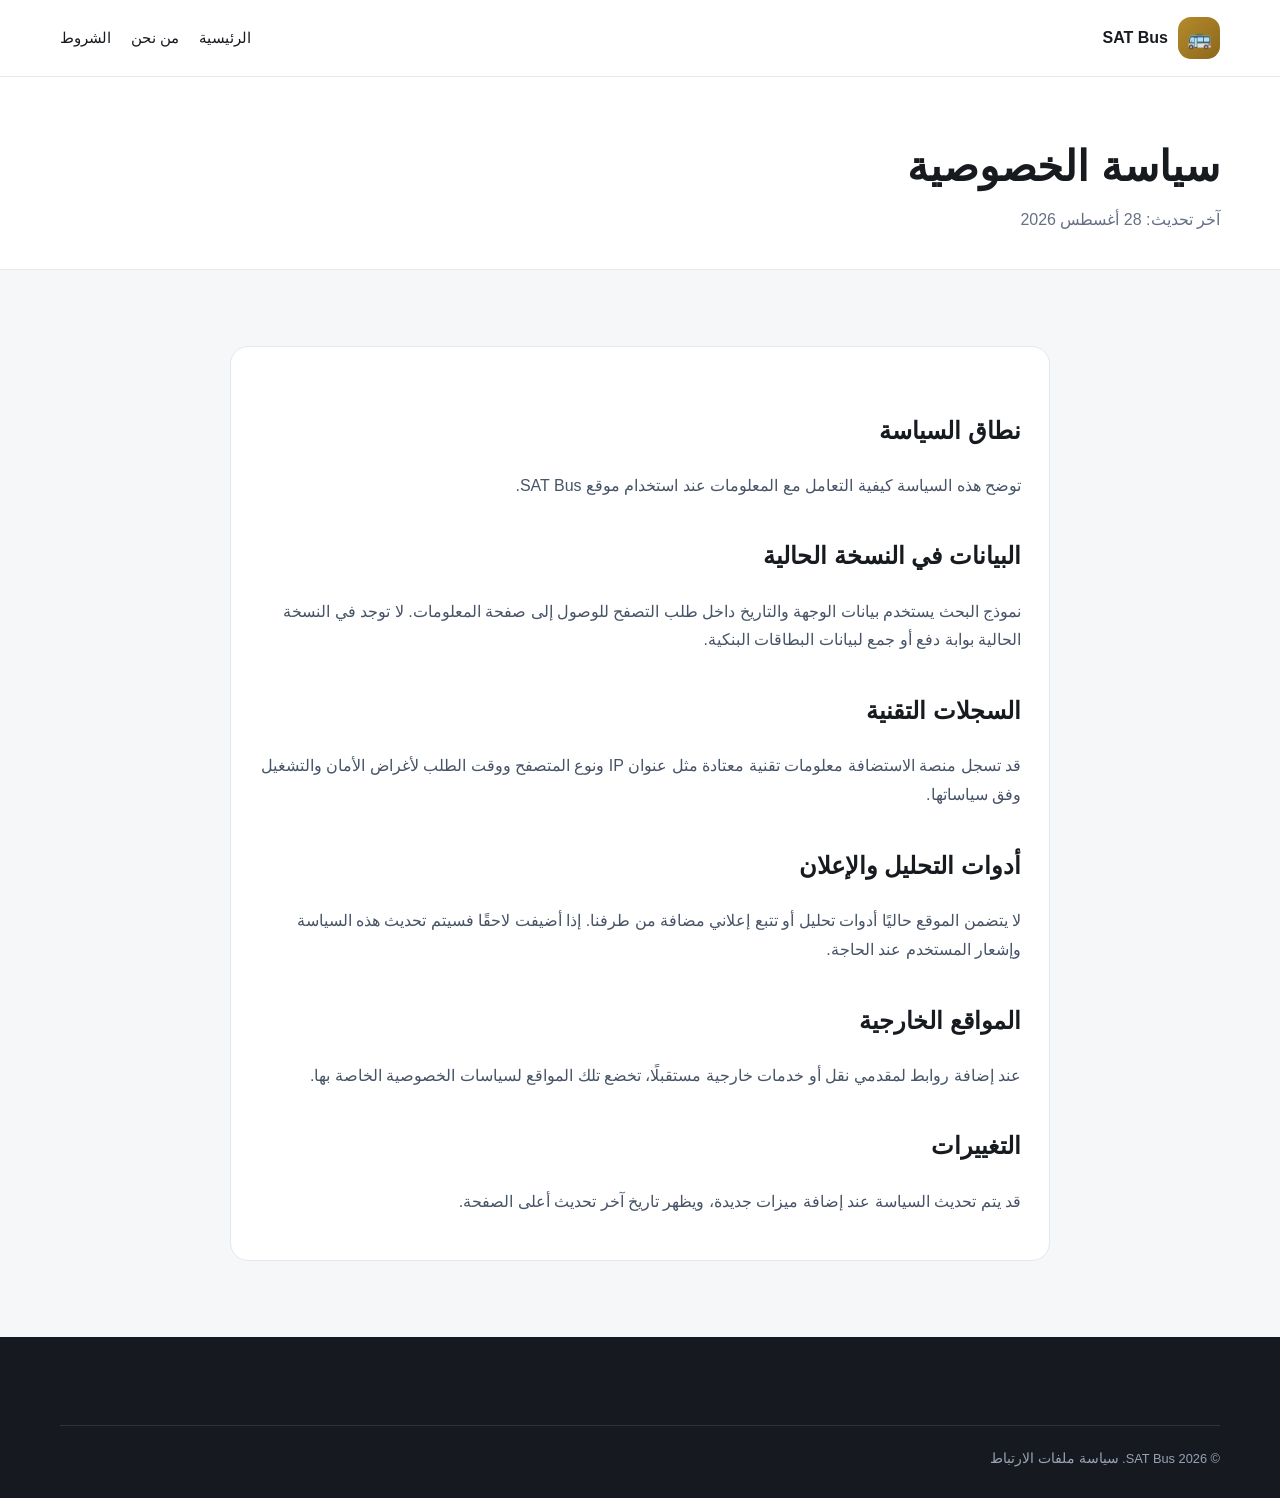
<file: privacy.html>
<!doctype html><html lang="ar" dir="rtl"><head><meta charset="utf-8"><meta name="viewport" content="width=device-width,initial-scale=1"><title>سياسة الخصوصية | SAT Bus</title><meta name="description" content="سياسة خصوصية SAT Bus وشرح مبسط للبيانات المستخدمة عند تصفح الموقع."><link rel="canonical" href="https://satbus.vercel.app/privacy.html"><link rel="stylesheet" href="/styles.css"><script src="/script.js" defer></script></head><body><header class="site-header"><div class="container nav"><a class="brand" href="/"><span class="brand-mark">🚌</span><span>SAT Bus</span></a><nav class="nav-links"><a href="/">الرئيسية</a><a href="/about.html">من نحن</a><a href="/terms.html">الشروط</a></nav></div></header><main><section class="page-hero"><div class="container"><h1>سياسة الخصوصية</h1><p>آخر تحديث: 28 أغسطس 2026</p></div></section><section class="section"><div class="container content"><div class="legal-card"><h2>نطاق السياسة</h2><p>توضح هذه السياسة كيفية التعامل مع المعلومات عند استخدام موقع SAT Bus.</p><h2>البيانات في النسخة الحالية</h2><p>نموذج البحث يستخدم بيانات الوجهة والتاريخ داخل طلب التصفح للوصول إلى صفحة المعلومات. لا توجد في النسخة الحالية بوابة دفع أو جمع لبيانات البطاقات البنكية.</p><h2>السجلات التقنية</h2><p>قد تسجل منصة الاستضافة معلومات تقنية معتادة مثل عنوان IP ونوع المتصفح ووقت الطلب لأغراض الأمان والتشغيل وفق سياساتها.</p><h2>أدوات التحليل والإعلان</h2><p>لا يتضمن الموقع حاليًا أدوات تحليل أو تتبع إعلاني مضافة من طرفنا. إذا أضيفت لاحقًا فسيتم تحديث هذه السياسة وإشعار المستخدم عند الحاجة.</p><h2>المواقع الخارجية</h2><p>عند إضافة روابط لمقدمي نقل أو خدمات خارجية مستقبلًا، تخضع تلك المواقع لسياسات الخصوصية الخاصة بها.</p><h2>التغييرات</h2><p>قد يتم تحديث السياسة عند إضافة ميزات جديدة، ويظهر تاريخ آخر تحديث أعلى الصفحة.</p></div></div></section></main><footer class="site-footer"><div class="container"><div class="copyright">© <span data-year></span> SAT Bus. <a href="/cookies.html">سياسة ملفات الارتباط</a></div></div></footer></body></html>
</file>
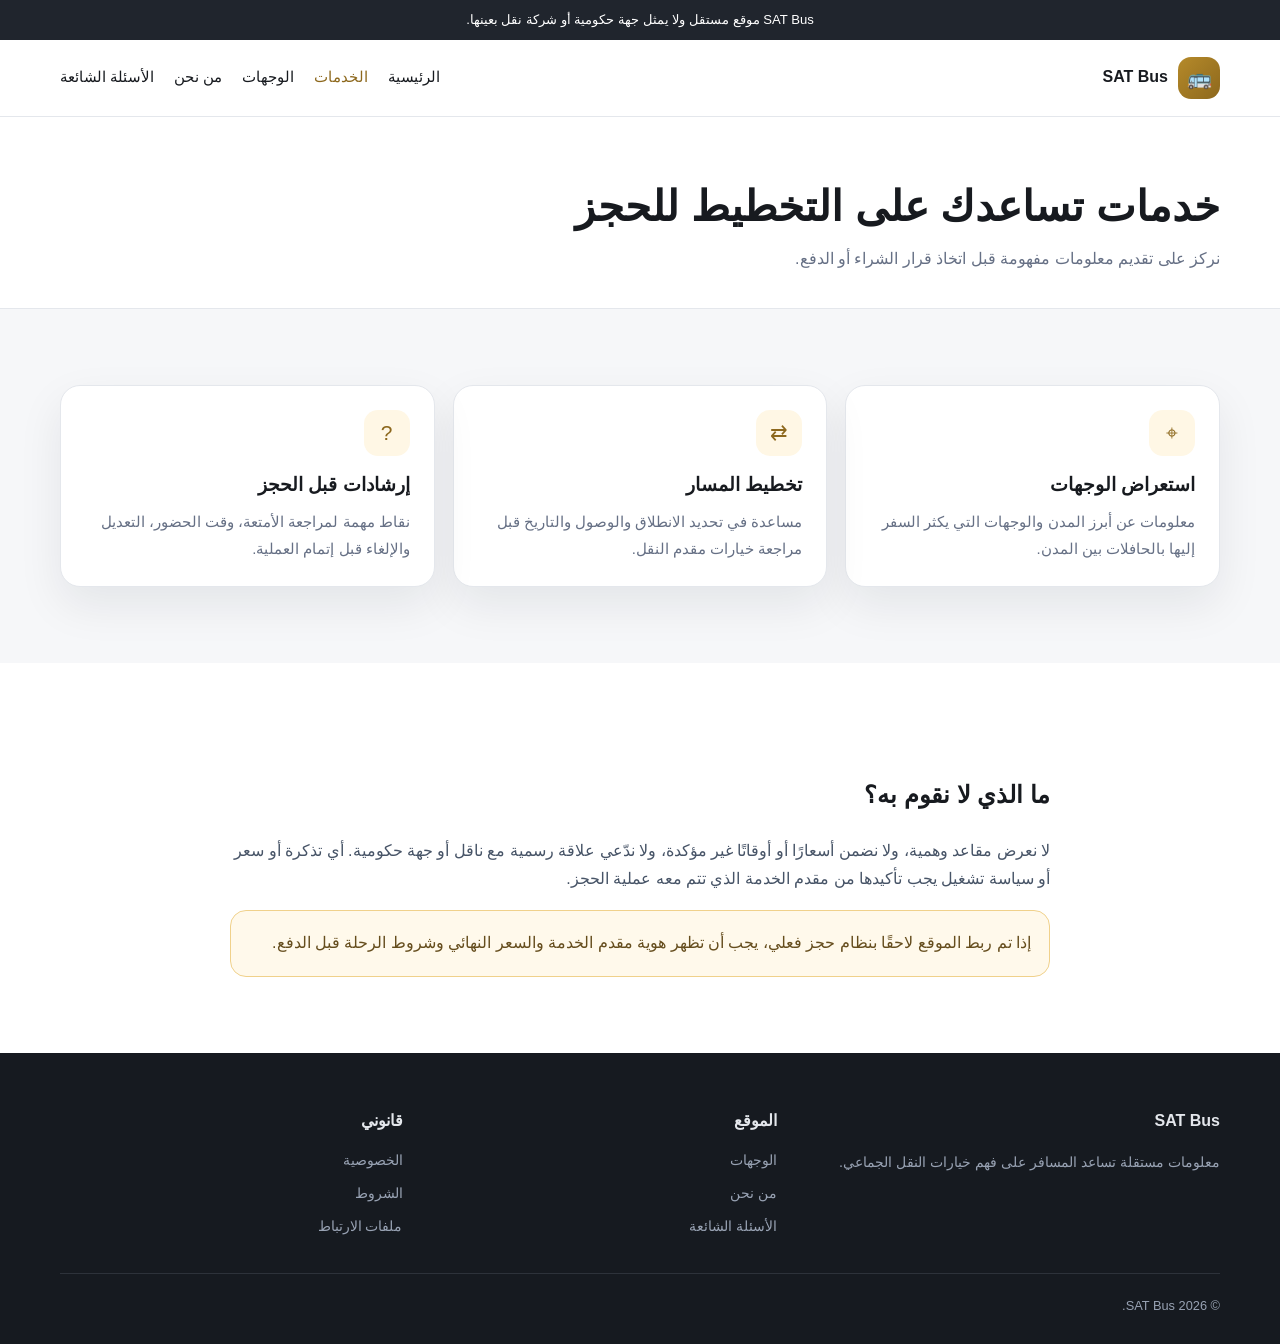
<file: services.html>
<!doctype html><html lang="ar" dir="rtl"><head><meta charset="utf-8"><meta name="viewport" content="width=device-width,initial-scale=1"><title>خدمات النقل الجماعي | SAT Bus</title><meta name="description" content="تعرف على خدمات SAT Bus للمساعدة في استعراض وجهات النقل الجماعي وفهم خطوات الحجز ومعلومات السفر بين المدن."><meta name="keywords" content="خدمات النقل الجماعي, حجز حافلات بين المدن, معلومات رحلات الباص, تخطيط رحلة حافلة"><link rel="canonical" href="https://satbus.vercel.app/services.html"><link rel="stylesheet" href="/styles.css"><script src="/script.js" defer></script></head><body><div class="topnote">SAT Bus موقع مستقل ولا يمثل جهة حكومية أو شركة نقل بعينها.</div><header class="site-header"><div class="container nav"><a class="brand" href="/"><span class="brand-mark">🚌</span><span>SAT Bus</span></a><button class="menu-btn" aria-expanded="false">القائمة</button><nav class="nav-links"><a href="/">الرئيسية</a><a aria-current="page" href="/services.html">الخدمات</a><a href="/destinations.html">الوجهات</a><a href="/about.html">من نحن</a><a href="/faq.html">الأسئلة الشائعة</a></nav></div></header><main><section class="page-hero"><div class="container"><h1>خدمات تساعدك على التخطيط للحجز</h1><p>نركز على تقديم معلومات مفهومة قبل اتخاذ قرار الشراء أو الدفع.</p></div></section><section class="section"><div class="container grid-3"><article class="card"><div class="icon">⌖</div><h3>استعراض الوجهات</h3><p>معلومات عن أبرز المدن والوجهات التي يكثر السفر إليها بالحافلات بين المدن.</p></article><article class="card"><div class="icon">⇄</div><h3>تخطيط المسار</h3><p>مساعدة في تحديد الانطلاق والوصول والتاريخ قبل مراجعة خيارات مقدم النقل.</p></article><article class="card"><div class="icon">?</div><h3>إرشادات قبل الحجز</h3><p>نقاط مهمة لمراجعة الأمتعة، وقت الحضور، التعديل والإلغاء قبل إتمام العملية.</p></article></div></section><section class="section white"><div class="container content"><h2>ما الذي لا نقوم به؟</h2><p>لا نعرض مقاعد وهمية، ولا نضمن أسعارًا أو أوقاتًا غير مؤكدة، ولا ندّعي علاقة رسمية مع ناقل أو جهة حكومية. أي تذكرة أو سعر أو سياسة تشغيل يجب تأكيدها من مقدم الخدمة الذي تتم معه عملية الحجز.</p><div class="notice">إذا تم ربط الموقع لاحقًا بنظام حجز فعلي، يجب أن تظهر هوية مقدم الخدمة والسعر النهائي وشروط الرحلة قبل الدفع.</div></div></section></main><footer class="site-footer"><div class="container"><div class="footer-grid"><div><div class="footer-title">SAT Bus</div><p>معلومات مستقلة تساعد المسافر على فهم خيارات النقل الجماعي.</p></div><div><div class="footer-title">الموقع</div><div class="footer-links"><a href="/destinations.html">الوجهات</a><a href="/about.html">من نحن</a><a href="/faq.html">الأسئلة الشائعة</a></div></div><div><div class="footer-title">قانوني</div><div class="footer-links"><a href="/privacy.html">الخصوصية</a><a href="/terms.html">الشروط</a><a href="/cookies.html">ملفات الارتباط</a></div></div></div><div class="copyright">© <span data-year></span> SAT Bus.</div></div></footer></body></html>
</file>
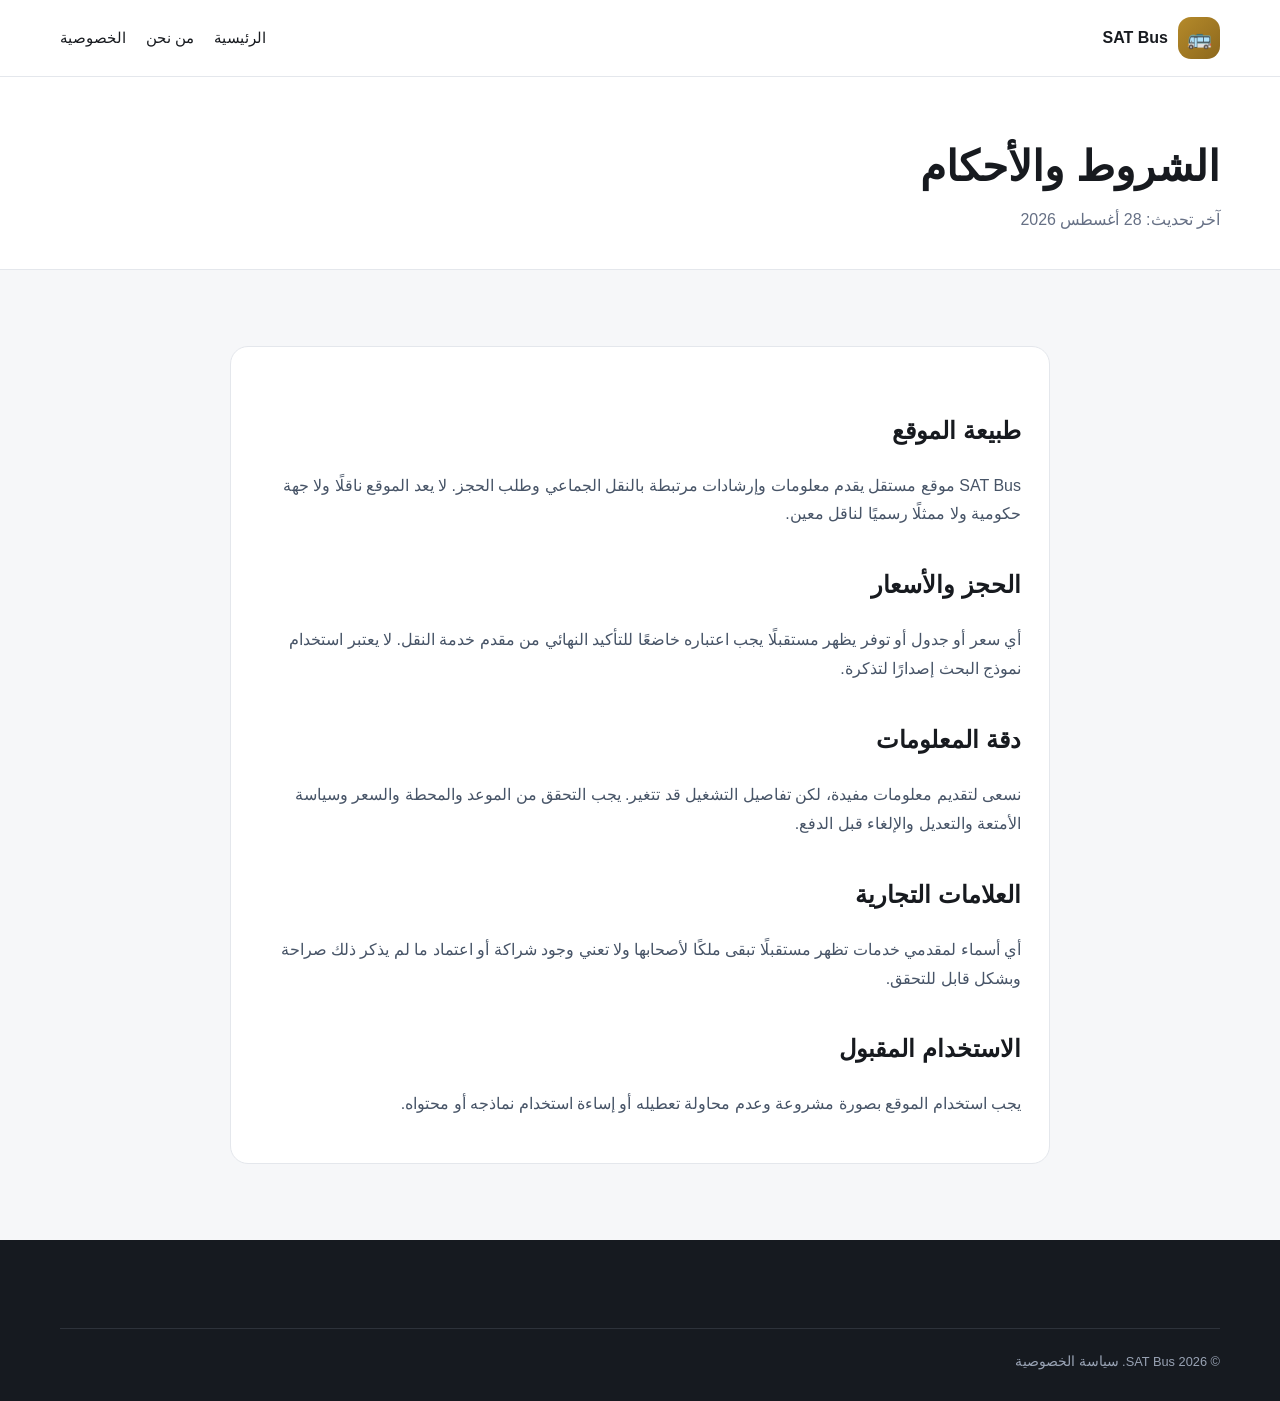
<file: terms.html>
<!doctype html><html lang="ar" dir="rtl"><head><meta charset="utf-8"><meta name="viewport" content="width=device-width,initial-scale=1"><title>الشروط والأحكام | SAT Bus</title><meta name="description" content="الشروط والأحكام المنظمة لاستخدام موقع SAT Bus ومعلومات النقل الجماعي."><link rel="canonical" href="https://satbus.vercel.app/terms.html"><link rel="stylesheet" href="/styles.css"><script src="/script.js" defer></script></head><body><header class="site-header"><div class="container nav"><a class="brand" href="/"><span class="brand-mark">🚌</span><span>SAT Bus</span></a><nav class="nav-links"><a href="/">الرئيسية</a><a href="/about.html">من نحن</a><a href="/privacy.html">الخصوصية</a></nav></div></header><main><section class="page-hero"><div class="container"><h1>الشروط والأحكام</h1><p>آخر تحديث: 28 أغسطس 2026</p></div></section><section class="section"><div class="container content"><div class="legal-card"><h2>طبيعة الموقع</h2><p>SAT Bus موقع مستقل يقدم معلومات وإرشادات مرتبطة بالنقل الجماعي وطلب الحجز. لا يعد الموقع ناقلًا ولا جهة حكومية ولا ممثلًا رسميًا لناقل معين.</p><h2>الحجز والأسعار</h2><p>أي سعر أو جدول أو توفر يظهر مستقبلًا يجب اعتباره خاضعًا للتأكيد النهائي من مقدم خدمة النقل. لا يعتبر استخدام نموذج البحث إصدارًا لتذكرة.</p><h2>دقة المعلومات</h2><p>نسعى لتقديم معلومات مفيدة، لكن تفاصيل التشغيل قد تتغير. يجب التحقق من الموعد والمحطة والسعر وسياسة الأمتعة والتعديل والإلغاء قبل الدفع.</p><h2>العلامات التجارية</h2><p>أي أسماء لمقدمي خدمات تظهر مستقبلًا تبقى ملكًا لأصحابها ولا تعني وجود شراكة أو اعتماد ما لم يذكر ذلك صراحة وبشكل قابل للتحقق.</p><h2>الاستخدام المقبول</h2><p>يجب استخدام الموقع بصورة مشروعة وعدم محاولة تعطيله أو إساءة استخدام نماذجه أو محتواه.</p></div></div></section></main><footer class="site-footer"><div class="container"><div class="copyright">© <span data-year></span> SAT Bus. <a href="/privacy.html">سياسة الخصوصية</a></div></div></footer></body></html>
</file>
<file: assets/css/satpcosa-reference.css>
:root{--gold:#b17b1b;--gold-2:#d6aa43;--gold-3:#f0d37a;--gold-soft:#fbf6e9;--navy:#16113f;--navy-2:#24205e;--ink:#201f25;--muted:#67666f;--line:#e9e5dc;--soft:#f7f7f5;--white:#fff;--shadow:0 14px 42px rgba(25,18,5,.09);--shadow-lg:0 24px 70px rgba(26,23,39,.15);--radius:22px}*{box-sizing:border-box}html{scroll-behavior:smooth;scroll-padding-top:118px}body{margin:0;background:#fff;color:var(--ink);font-family:Tahoma,Arial,sans-serif;line-height:1.7;-webkit-font-smoothing:antialiased}a{text-decoration:none;color:inherit}img{display:block;max-width:100%}button,a{touch-action:manipulation}.container{width:min(1180px,calc(100% - 36px));margin:auto}.skip-link{position:fixed;right:18px;top:-80px;background:#111;color:#fff;padding:11px 16px;border-radius:10px;z-index:9999}.skip-link:focus{top:12px}.promo-bar{min-height:39px;background:linear-gradient(100deg,#8f6211,#bf8622 48%,#9b6911);color:#fff;text-align:center;font-weight:800;font-size:13px;display:flex;align-items:center;justify-content:center;padding:8px 14px}.site-header{position:sticky;top:0;z-index:80;background:rgba(255,255,255,.96);backdrop-filter:blur(16px);border-bottom:1px solid rgba(20,18,26,.08);box-shadow:0 5px 24px rgba(31,29,38,.04)}.nav-wrap{height:86px;display:flex;align-items:center;justify-content:space-between;gap:28px}.brand{display:flex;align-items:center}.brand img{width:205px;height:62px;object-fit:contain;object-position:right center}.desktop-nav{display:flex;align-items:center;gap:26px}.desktop-nav a{font-weight:800;color:#36333f;font-size:14px;position:relative;padding:15px 0;transition:.2s ease}.desktop-nav a:hover,.desktop-nav a.active{color:var(--gold)}.desktop-nav a:after{content:"";position:absolute;right:0;left:100%;bottom:5px;height:2px;border-radius:9px;background:linear-gradient(90deg,var(--gold),var(--gold-2));transition:.2s ease}.desktop-nav a:hover:after,.desktop-nav a.active:after{left:0}.menu-button{display:none;width:46px;height:46px;border:1px solid var(--line);background:#fff;font-size:27px;color:#18142e;border-radius:13px;cursor:pointer}.mobile-nav{display:none;background:#fff;border-top:1px solid #eee;padding:10px 18px 16px;box-shadow:0 18px 28px rgba(0,0,0,.08)}.mobile-nav.open{display:grid}.mobile-nav a{padding:12px 4px;border-bottom:1px solid #f1f0ed;font-weight:800}.section-first{padding-top:24px}.hero-card{position:relative;min-height:520px;border-radius:28px;overflow:hidden;background:#dbe5ea;box-shadow:var(--shadow-lg);isolation:isolate}.hero-image{position:absolute;inset:0;width:100%;height:100%;object-fit:cover;z-index:-2}.hero-card:after{content:"";position:absolute;inset:0;background:linear-gradient(270deg,rgba(255,255,255,.97) 0%,rgba(255,255,255,.88) 32%,rgba(255,255,255,.24) 65%,rgba(17,17,38,.04) 100%);z-index:-1}.hero-copy{width:min(610px,57%);padding:54px 48px 46px;text-align:right}.hero-kicker{display:inline-flex!important;align-items:center;min-height:34px;padding:6px 12px;border:1px solid rgba(177,123,27,.22);border-radius:999px;background:rgba(255,251,241,.9);font-size:13px!important;color:#805813!important;font-weight:900!important}.hero-copy h1{font-size:clamp(38px,4.7vw,62px);line-height:1.18;margin:13px 0 14px;color:#17123f;letter-spacing:-1.5px}.hero-copy p{font-size:17px;margin:0;color:#4d4b55;max-width:590px}.hero-actions{display:grid;gap:11px;margin-top:24px}.hero-btn{min-height:78px;border-radius:18px;display:grid;grid-template-columns:54px 1fr 26px;align-items:center;gap:12px;padding:10px 16px;border:1px solid transparent;box-shadow:0 8px 22px rgba(22,17,63,.08);transition:transform .2s ease,box-shadow .2s ease}.hero-btn:hover{transform:translateY(-2px);box-shadow:0 13px 30px rgba(22,17,63,.14)}.hero-btn-gold{background:linear-gradient(135deg,#fffaf0,#f4e2b8);border-color:#e4c98e;color:#80540f}.hero-btn-navy{background:linear-gradient(135deg,#1a1548,#282166);color:#fff}.hero-btn-icon{width:48px;height:48px;border-radius:14px;background:rgba(255,255,255,.76);display:grid;place-items:center;font-size:25px}.hero-btn-navy .hero-btn-icon{background:rgba(255,255,255,.12)}.hero-btn small,.hero-btn strong{display:block}.hero-btn small{font-size:11px;opacity:.78;margin-bottom:1px}.hero-btn strong{font-size:17px}.hero-btn b{font-size:24px}.hero-trust{display:flex;gap:10px 16px;flex-wrap:wrap;margin-top:18px;color:#57545d;font-size:12px;font-weight:800}.booking-strip{padding:30px 0 8px}.booking-enhanced{background:linear-gradient(180deg,#fff,#fdfbf6)}.section-heading{text-align:center;margin-bottom:22px}.section-heading h2{font-size:clamp(27px,3vw,36px);line-height:1.3;margin:5px 0;color:#17123f}.section-heading p{margin:6px auto 0;color:var(--muted);max-width:780px}.section-badge{display:inline-flex;padding:5px 11px;border-radius:999px;background:var(--gold-soft);color:#956615;font-size:12px;font-weight:900}.booking-heading{margin-bottom:20px}.booking-grid{display:grid;grid-template-columns:1fr 1fr;gap:18px}.booking-card{min-height:128px;border:1px solid var(--line);border-radius:22px;background:#fff;display:grid;grid-template-columns:68px 1fr 30px;align-items:center;gap:13px;padding:18px 20px;box-shadow:var(--shadow);transition:transform .2s ease,box-shadow .2s ease,border-color .2s ease}.booking-card:hover{transform:translateY(-3px);box-shadow:0 18px 44px rgba(25,18,5,.13)}.booking-card.gold:hover{border-color:#d9b568}.booking-card.navy:hover{border-color:#807bb6}.booking-icon{width:60px;height:60px;border-radius:17px;display:grid;place-items:center;color:#fff;font-size:29px}.booking-card.gold .booking-icon{background:linear-gradient(135deg,#d0a242,#95630f)}.booking-card.navy .booking-icon{background:linear-gradient(135deg,#171242,#302875)}.booking-copy{display:block}.booking-copy strong{display:block;font-size:20px;margin-bottom:2px}.booking-copy small{display:block;color:#66636b;font-size:13px;line-height:1.6}.booking-copy em{display:inline-block;margin-top:7px;color:#8c6519;font-size:11px;font-style:normal;font-weight:900}.booking-card.navy .booking-copy em{color:#554f92}.booking-card.gold strong,.booking-card.gold .arrow{color:#976512}.booking-card.navy strong,.booking-card.navy .arrow{color:#211b55}.arrow{font-size:26px}.external-note{text-align:center;color:#75727a;font-size:12px;margin:13px 0 0}.stats-section{padding:24px 0 8px}.stats-grid{display:grid;grid-template-columns:1fr 1fr;gap:18px}.stat-card{min-height:116px;border:1px solid var(--line);border-radius:20px;display:flex;align-items:center;justify-content:center;gap:20px;background:#fff;box-shadow:var(--shadow)}.stat-icon{width:62px;height:62px;border-radius:17px;background:linear-gradient(135deg,#c38d29,#9b6813);display:grid;place-items:center;font-size:28px;color:#fff}.stat-card:nth-child(2) .stat-icon{background:linear-gradient(135deg,#171242,#302875)}.stat-card strong{display:block;font-size:40px;line-height:1;color:#ad781a}.stat-card span{display:block;margin-top:7px;color:#444;font-weight:700}.section{padding:38px 0}.seo-section{padding-top:44px}.seo-copy-grid{display:grid;grid-template-columns:1fr 1fr;gap:18px}.seo-copy-card{border:1px solid var(--line);border-radius:20px;padding:25px;background:#fff;box-shadow:var(--shadow)}.seo-copy-card h3{margin:0 0 9px;color:#1d184c;font-size:21px}.seo-copy-card p{margin:0;color:#5d5a63}.route-chips{display:flex;flex-wrap:wrap;justify-content:center;gap:9px;margin-top:18px}.route-chips span{padding:8px 13px;border-radius:999px;border:1px solid #eadfc7;background:#fffaf0;color:#795313;font-size:13px;font-weight:800}.values-section{background:#fbfbfa}.values-grid{display:grid;grid-template-columns:1fr 1fr 1.1fr;gap:16px}.value-card{border:1px solid var(--line);border-radius:20px;padding:25px;background:#fff;box-shadow:var(--shadow);min-height:205px}.value-title{display:flex;align-items:center;gap:10px;color:#aa751a}.value-title span{font-size:32px}.value-title h2{font-size:27px;margin:0}.value-card p{font-size:16px;color:#56535c;margin:15px 0 0}.mini-values{display:grid;grid-template-columns:repeat(3,1fr);margin-top:17px;border:1px solid #eee;border-radius:13px;overflow:hidden}.mini-values span{min-height:60px;display:grid;place-items:center;text-align:center;border-left:1px solid #eee;border-bottom:1px solid #eee;font-size:12px;color:#555}.company-card{border:1px solid var(--line);border-radius:24px;box-shadow:var(--shadow);background:#fff;padding:30px;display:grid;grid-template-columns:.85fr 1.15fr;gap:30px;align-items:center}.eyebrow{color:#a57016;font-weight:900}.company-copy h2{font-size:33px;line-height:1.35;margin:6px 0 10px;color:#17123f}.company-copy p{color:#55525c;font-size:16px}.outline-btn{display:inline-flex;margin-top:13px;border:1px solid #c39134;border-radius:12px;padding:10px 17px;color:#916113;font-weight:900;background:#fff;transition:.2s}.outline-btn:hover{background:#fff9ec;transform:translateY(-1px)}.network-visual{position:relative;border:1px solid #e9dfca;border-radius:18px;padding:24px;background:linear-gradient(#fff,#fffbf2);text-align:center}.network-brand img{height:62px;margin:auto}.network-line{height:22px;border-right:2px solid #dbc8a0;width:50%;margin:0 auto;border-bottom:2px solid #dbc8a0}.network-nodes{display:grid;grid-template-columns:repeat(3,1fr);gap:12px;margin-top:-1px}.network-nodes span{border:1px solid #ddcaa3;border-radius:10px;padding:10px;background:#fff;color:#8f6013;font-weight:800}.network-sub{display:grid;grid-template-columns:repeat(6,1fr);gap:8px;margin-top:18px}.network-sub span{font-size:12px;border:1px solid #eee;border-radius:8px;padding:7px;background:#fafafa}.priorities-section{padding-top:24px}.priority-grid{display:grid;grid-template-columns:repeat(3,1fr);gap:18px}.priority-card{border:1px solid var(--line);border-radius:20px;background:#fff;box-shadow:var(--shadow);padding:24px;text-align:center}.avatar{width:58px;height:58px;border-radius:18px;margin:0 auto 11px;display:grid;place-items:center;background:linear-gradient(135deg,#f8ecd0,#fff);font-size:27px}.priority-card h3{margin:5px 0;color:#1a1642}.priority-card p{color:#62606a;margin:9px 0 0}.cities-section{padding-top:28px;background:#fbfbfa}.city-grid{border:1px solid var(--line);border-radius:20px;padding:16px;box-shadow:var(--shadow);display:grid;grid-template-columns:repeat(5,1fr);gap:10px;background:#fff}.city-grid span,.city-grid a{min-height:46px;display:flex;align-items:center;justify-content:center;border:1px solid #eee;border-radius:12px;font-weight:700;color:#3e3e47;background:#fff;transition:.18s}.city-grid span:hover,.city-grid a:hover{border-color:#ddc28e;background:#fffaf1}.city-more{color:#a16f16!important}.faq-home{background:#fff}.faq-grid{width:min(900px,100%);margin:auto;display:grid;gap:11px}.faq-grid details{border:1px solid var(--line);border-radius:16px;background:#fff;box-shadow:0 7px 22px rgba(20,18,26,.05);overflow:hidden}.faq-grid summary{cursor:pointer;font-weight:900;color:#211c52;padding:17px 20px;list-style:none}.faq-grid summary::-webkit-details-marker{display:none}.faq-grid summary:after{content:"＋";float:left;color:#a16e16}.faq-grid details[open] summary:after{content:"−"}.faq-grid p{margin:0;padding:0 20px 18px;color:#5e5b64}.faq-more{text-align:center}.feature-strip{padding:14px 0 26px}.bottom-features{display:grid;grid-template-columns:repeat(4,1fr);gap:14px}.bottom-features article{border:1px solid var(--line);border-radius:17px;padding:19px;text-align:center;background:#fff;box-shadow:var(--shadow)}.bottom-features span{font-size:30px}.bottom-features strong{display:block;color:#181440;margin-top:4px}.bottom-features small{display:block;color:#777;margin-top:4px}.footer{background:linear-gradient(135deg,#13103b,#1c174d);color:#fff;margin-top:18px}.footer-row{display:grid;grid-template-columns:1.2fr .8fr;align-items:center;gap:34px;padding:32px 0}.footer-logo{width:185px;filter:brightness(1.25)}.footer-row p{color:#d3d1df;margin:9px 0 0}.footer-links{display:grid;grid-template-columns:1fr 1fr;gap:9px 20px}.footer-links a{color:#fff;font-size:13px}.footer-links a:hover{text-decoration:underline}.footer-note{color:#bdb9cf;font-size:12px;margin-top:8px;max-width:620px}.footer-bottom{text-align:center;border-top:1px solid rgba(255,255,255,.13);padding:12px;color:#d0cede;font-size:12px}.mobile-booking-dock{display:none}a:focus-visible,button:focus-visible,summary:focus-visible{outline:3px solid #e7c875;outline-offset:3px;border-radius:10px}@media(prefers-reduced-motion:reduce){*{scroll-behavior:auto!important;transition:none!important}}@media(max-width:940px){.desktop-nav{display:none}.menu-button{display:block}.nav-wrap{height:74px}.brand img{width:170px;height:55px}.hero-card{min-height:500px}.hero-copy{width:64%;padding:42px 28px}.hero-copy h1{font-size:44px}.values-grid{grid-template-columns:1fr 1fr}.value-wide{grid-column:1/-1}.company-card{grid-template-columns:1fr}.city-grid{grid-template-columns:repeat(3,1fr)}.bottom-features{grid-template-columns:1fr 1fr}.network-sub{grid-template-columns:repeat(3,1fr)}.footer-row{grid-template-columns:1fr}}@media(max-width:680px){html{scroll-padding-top:105px}body{padding-bottom:76px}.promo-bar{font-size:11px;min-height:36px}.container{width:min(100% - 22px,1180px)}.section-first{padding-top:12px}.hero-card{min-height:610px;border-radius:20px;display:flex;align-items:flex-end}.hero-image{height:45%;top:0;bottom:auto;object-position:center 54%}.hero-card:after{background:linear-gradient(180deg,rgba(255,255,255,.02) 0%,rgba(255,255,255,.1) 32%,rgba(255,255,255,.97) 47%,#fff 100%)}.hero-copy{width:100%;padding:260px 18px 22px}.hero-kicker{font-size:10px!important}.hero-copy h1{font-size:34px;letter-spacing:-.7px;margin-top:10px}.hero-copy p{font-size:14px}.hero-actions{margin-top:17px}.hero-btn{min-height:68px;border-radius:15px;grid-template-columns:48px 1fr 22px;padding:8px 12px}.hero-btn-icon{width:43px;height:43px;font-size:22px}.hero-btn strong{font-size:15px}.hero-trust{font-size:10px;gap:7px 11px}.booking-grid,.stats-grid,.values-grid,.seo-copy-grid,.priority-grid{grid-template-columns:1fr}.booking-strip{padding-top:26px}.booking-card{min-height:112px;grid-template-columns:58px 1fr 24px;padding:15px}.booking-icon{width:52px;height:52px;font-size:24px}.booking-copy strong{font-size:17px}.booking-copy small{font-size:12px}.stat-card{min-height:100px}.stat-card strong{font-size:34px}.section{padding:28px 0}.section-heading h2{font-size:27px}.value-wide{grid-column:auto}.mini-values{grid-template-columns:1fr 1fr}.company-card{padding:20px}.company-copy h2{font-size:28px}.network-nodes{grid-template-columns:1fr}.network-sub{grid-template-columns:1fr 1fr}.city-grid{grid-template-columns:1fr 1fr}.bottom-features{grid-template-columns:1fr 1fr}.footer-links{grid-template-columns:1fr}.mobile-booking-dock{position:fixed;display:grid;grid-template-columns:1fr 1fr;gap:9px;right:10px;left:10px;bottom:max(9px,env(safe-area-inset-bottom));z-index:95;padding:8px;background:rgba(255,255,255,.95);backdrop-filter:blur(14px);border:1px solid rgba(42,34,19,.1);border-radius:18px;box-shadow:0 12px 34px rgba(18,15,39,.2)}.mobile-booking-dock a{min-height:50px;border-radius:12px;display:flex;align-items:center;justify-content:center;gap:7px;font-size:12px;font-weight:900}.mobile-booking-dock a:first-child{background:linear-gradient(135deg,#d3aa50,#a36e14);color:#fff}.mobile-booking-dock a:last-child{background:linear-gradient(135deg,#171241,#2d266c);color:#fff}}@media(max-width:390px){.hero-copy{padding-right:14px;padding-left:14px}.hero-copy h1{font-size:31px}.city-grid{grid-template-columns:1fr}.bottom-features{grid-template-columns:1fr 1fr}.booking-copy em{font-size:10px}}
</file>
<file: styles.css>
:root{--bg:#f6f7f9;--surface:#fff;--ink:#171a1f;--muted:#667085;--line:#e4e7ec;--brand:#b58a2a;--brand-dark:#8d681d;--dark:#20252d;--ok:#157347;--radius:20px;--shadow:0 18px 45px rgba(16,24,40,.08)}*{box-sizing:border-box}html{scroll-behavior:smooth}body{margin:0;font-family:Tahoma,Arial,sans-serif;background:var(--bg);color:var(--ink);line-height:1.8}a{color:inherit;text-decoration:none}button,input,select{font:inherit}.container{width:min(1160px,calc(100% - 32px));margin:auto}.topnote{background:var(--dark);color:#fff;text-align:center;padding:8px 12px;font-size:.82rem}.site-header{position:sticky;top:0;z-index:20;background:rgba(255,255,255,.96);backdrop-filter:blur(10px);border-bottom:1px solid var(--line)}.nav{display:flex;align-items:center;justify-content:space-between;min-height:76px;gap:24px}.brand{display:flex;align-items:center;gap:10px;font-weight:800}.brand-mark{width:42px;height:42px;border-radius:13px;background:linear-gradient(135deg,var(--brand),var(--brand-dark));display:grid;place-items:center;color:#fff;font-size:20px}.nav-links{display:flex;align-items:center;gap:20px;font-size:.93rem}.nav-links a:hover,.nav-links a[aria-current="page"]{color:var(--brand-dark)}.menu-btn{display:none;border:1px solid var(--line);background:#fff;border-radius:10px;padding:8px 12px}.btn{display:inline-flex;align-items:center;justify-content:center;gap:8px;border:0;border-radius:12px;padding:12px 18px;font-weight:700;cursor:pointer;transition:.2s}.btn-primary{background:var(--brand);color:#fff}.btn-primary:hover{background:var(--brand-dark);transform:translateY(-1px)}.btn-light{background:#fff;border:1px solid var(--line)}.hero{padding:78px 0 44px;background:radial-gradient(circle at 80% 10%,rgba(181,138,42,.17),transparent 32%),linear-gradient(180deg,#fff,#f6f7f9)}.hero-grid{display:grid;grid-template-columns:1.1fr .9fr;gap:48px;align-items:center}.eyebrow{display:inline-flex;border:1px solid rgba(181,138,42,.35);background:#fff8e8;color:#795718;border-radius:999px;padding:5px 12px;font-size:.82rem;font-weight:700}.hero h1{font-size:clamp(2.2rem,5vw,4.6rem);line-height:1.13;margin:18px 0}.hero p{font-size:1.08rem;color:var(--muted);max-width:700px}.hero-card,.card{background:var(--surface);border:1px solid var(--line);border-radius:var(--radius);box-shadow:var(--shadow)}.hero-card{padding:24px}.form-grid{display:grid;grid-template-columns:1fr 1fr;gap:14px}.field{display:flex;flex-direction:column;gap:7px}.field label{font-size:.84rem;font-weight:700}.field input,.field select{width:100%;border:1px solid var(--line);border-radius:12px;padding:12px 13px;background:#fff;color:var(--ink);outline:none}.field input:focus,.field select:focus{border-color:var(--brand);box-shadow:0 0 0 3px rgba(181,138,42,.12)}.span-2{grid-column:1/-1}.form-note{font-size:.78rem;color:var(--muted);margin:10px 0 0}.status{display:none;margin-top:12px;padding:10px 12px;border-radius:10px;background:#eef8f1;color:var(--ok);font-size:.86rem}.section{padding:76px 0}.section.white{background:#fff}.section-head{max-width:760px;margin-bottom:32px}.section-head h2,.page-hero h1{font-size:clamp(1.8rem,3.3vw,3rem);line-height:1.25;margin:0 0 12px}.section-head p,.page-hero p{color:var(--muted);margin:0}.grid-3{display:grid;grid-template-columns:repeat(3,1fr);gap:18px}.grid-4{display:grid;grid-template-columns:repeat(4,1fr);gap:16px}.card{padding:24px}.card h3{margin:12px 0 7px}.card p{color:var(--muted);font-size:.93rem;margin:0}.icon{width:46px;height:46px;border-radius:14px;background:#fff7e5;display:grid;place-items:center;color:var(--brand-dark);font-size:21px}.steps{counter-reset:step}.step{position:relative;padding-right:58px}.step:before{counter-increment:step;content:counter(step);position:absolute;right:0;top:0;width:40px;height:40px;border-radius:50%;display:grid;place-items:center;background:var(--dark);color:#fff;font-weight:800}.dest-card{min-height:190px}.dest-card small{color:var(--brand-dark);font-weight:700}.notice{border:1px solid #f0d18b;background:#fff9eb;border-radius:16px;padding:18px;color:#654d1d}.page-hero{padding:64px 0 34px;background:#fff;border-bottom:1px solid var(--line)}.content{max-width:820px}.content h2{margin-top:34px}.content p,.content li{color:#475467}.faq details{background:#fff;border:1px solid var(--line);border-radius:14px;padding:16px 18px;margin-bottom:12px}.faq summary{cursor:pointer;font-weight:700}.legal-card{background:#fff;border:1px solid var(--line);border-radius:18px;padding:28px}.cta{background:var(--dark);color:#fff;border-radius:26px;padding:36px;display:flex;align-items:center;justify-content:space-between;gap:24px}.cta p{color:#d0d5dd;margin:6px 0 0}.site-footer{background:#161a20;color:#e4e7ec;padding:54px 0 26px}.footer-grid{display:grid;grid-template-columns:1.2fr 1fr 1fr;gap:32px}.footer-title{font-weight:800;margin-bottom:12px}.site-footer p,.site-footer a{color:#98a2b3;font-size:.9rem}.site-footer a:hover{color:#fff}.footer-links{display:grid;gap:7px}.copyright{border-top:1px solid #2d323a;margin-top:34px;padding-top:20px;color:#98a2b3;font-size:.8rem}.pill-row{display:flex;flex-wrap:wrap;gap:10px;margin-top:20px}.pill{background:#fff;border:1px solid var(--line);border-radius:999px;padding:7px 12px;color:#475467;font-size:.84rem}@media(max-width:860px){.hero-grid,.footer-grid{grid-template-columns:1fr}.grid-3,.grid-4{grid-template-columns:1fr 1fr}.hero{padding-top:48px}.nav-links{display:none;position:absolute;top:76px;right:16px;left:16px;background:#fff;border:1px solid var(--line);border-radius:16px;padding:16px;box-shadow:var(--shadow);flex-direction:column;align-items:stretch}.nav-links.open{display:flex}.menu-btn{display:block}.cta{align-items:flex-start;flex-direction:column}}@media(max-width:560px){.container{width:min(100% - 22px,1160px)}.form-grid,.grid-3,.grid-4{grid-template-columns:1fr}.span-2{grid-column:auto}.hero h1{font-size:2.35rem}.section{padding:56px 0}.hero-card,.card{padding:19px}.topnote{font-size:.74rem}.cta{padding:25px}}
</file>
